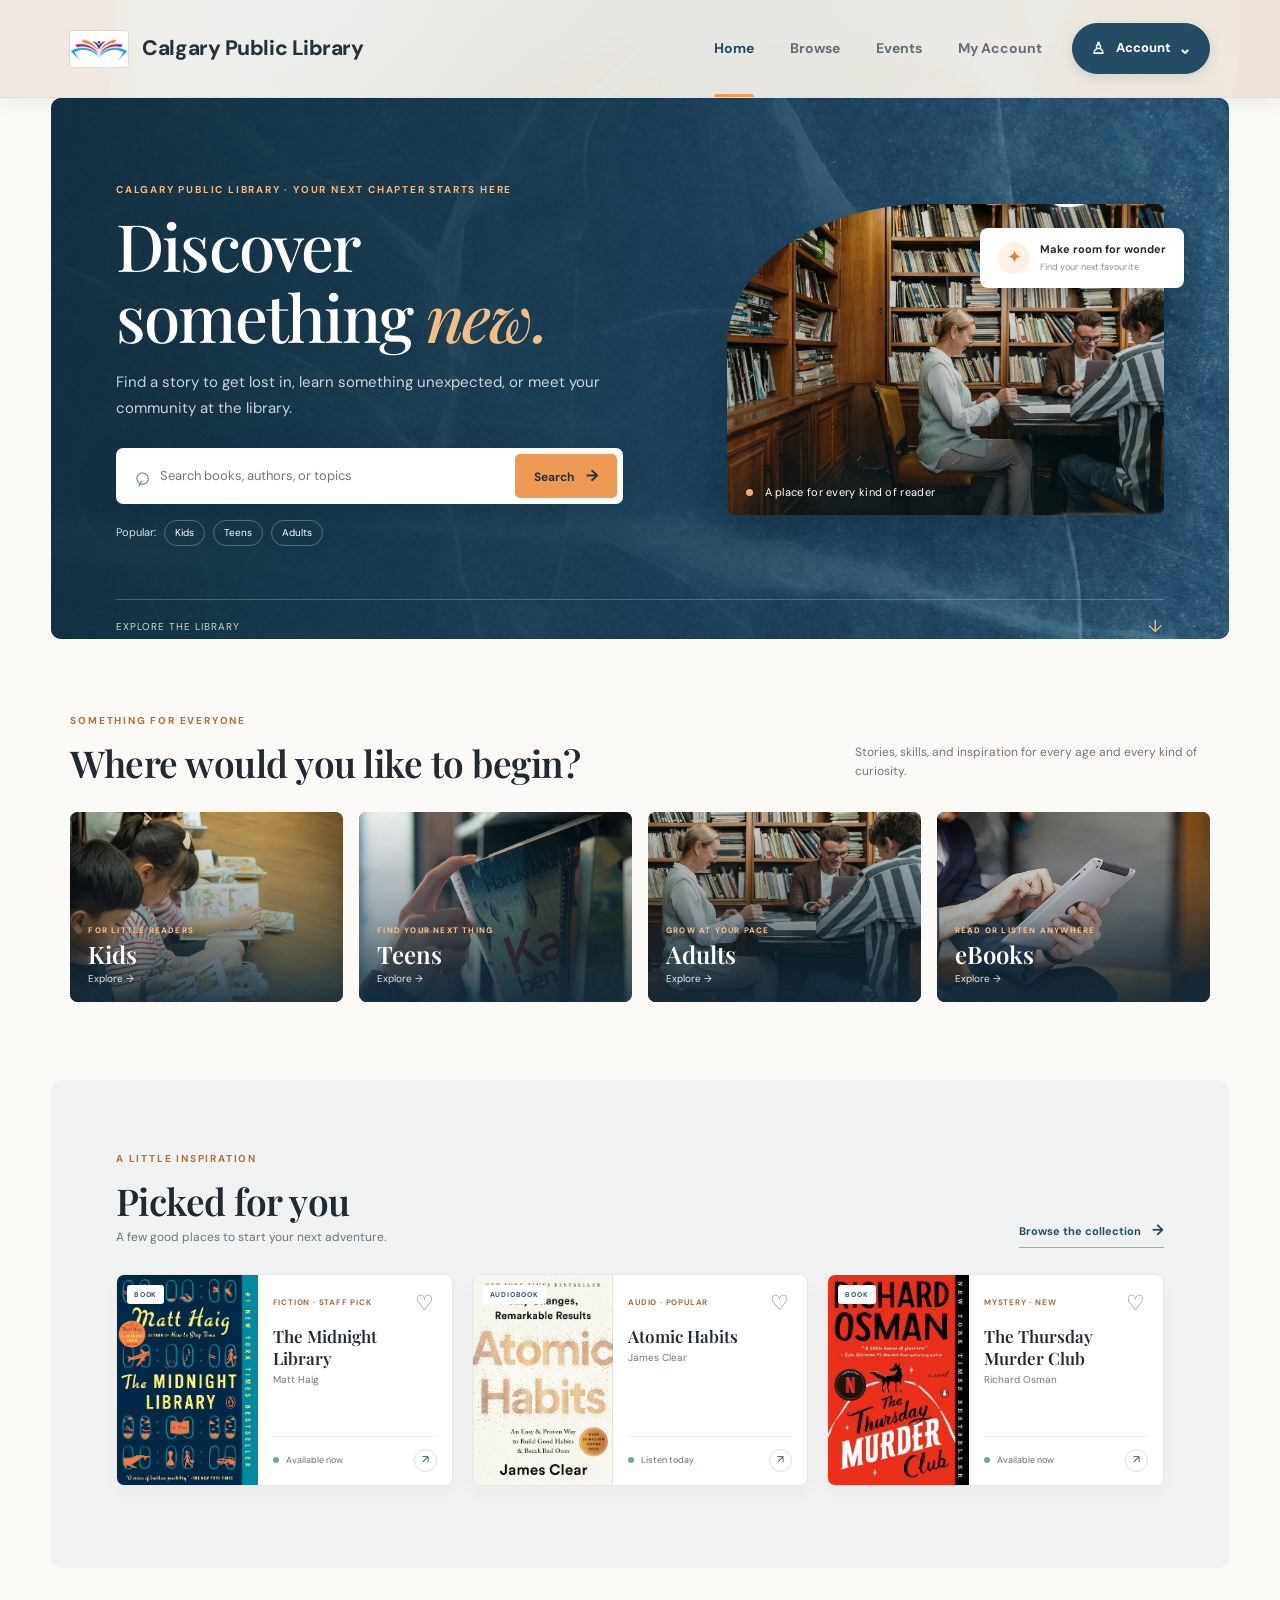
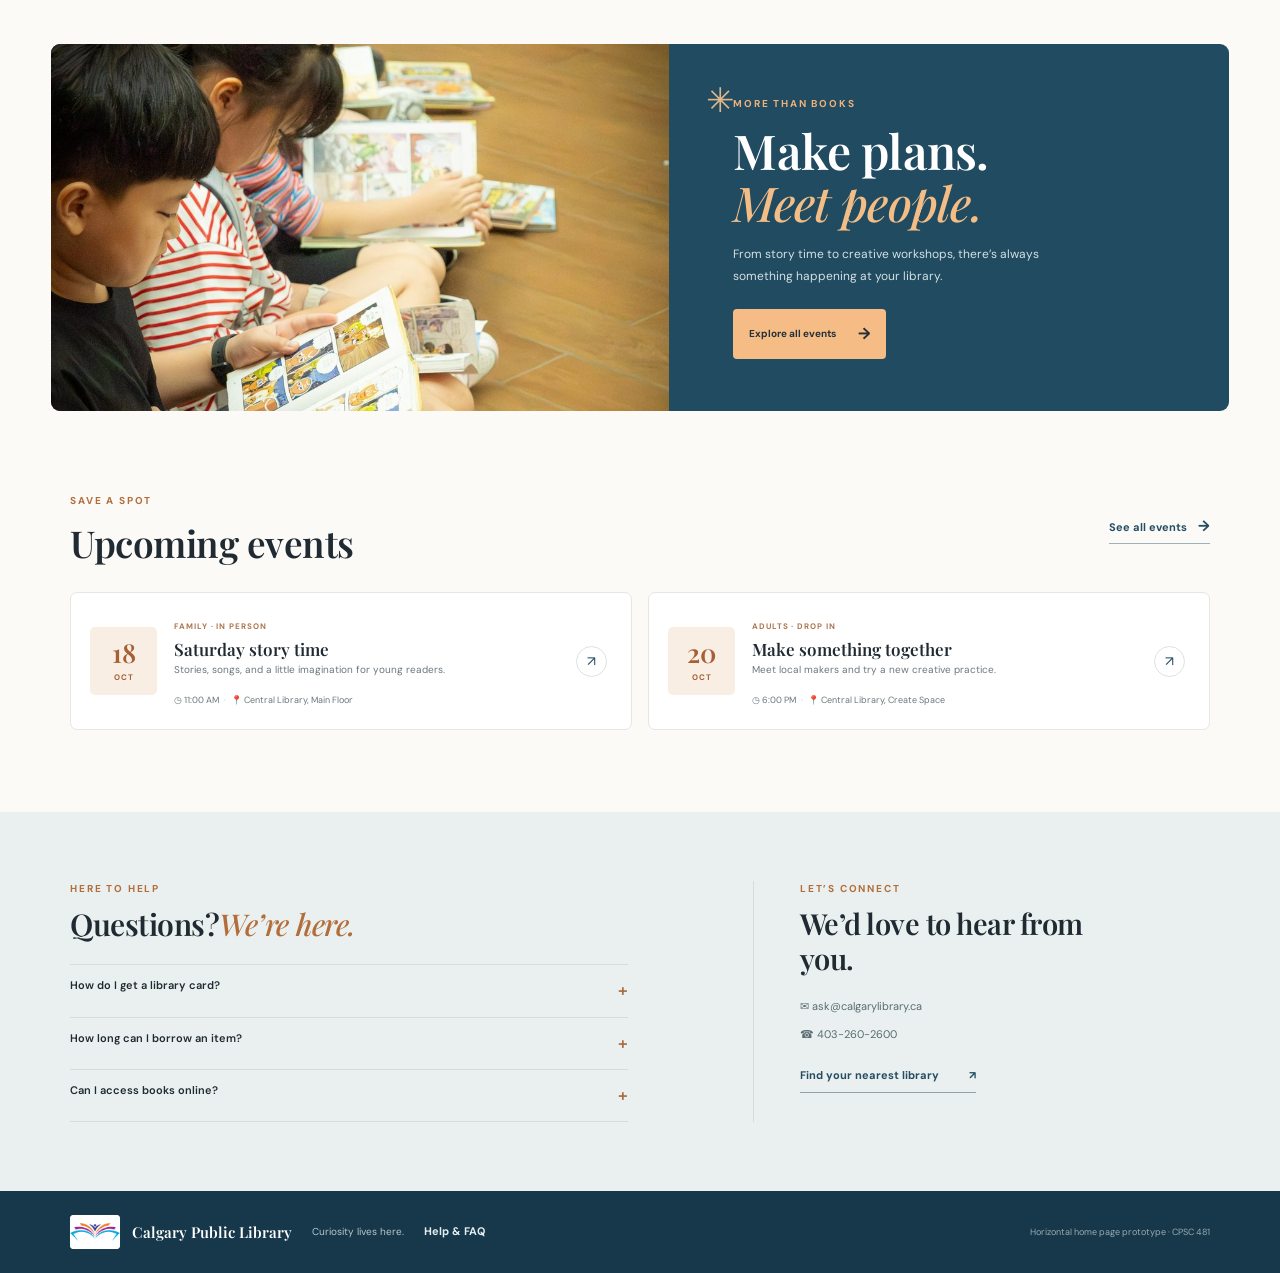
<file: index.html>
<!DOCTYPE html>
<html lang="en">
    <head>
        <meta charset="UTF-8" />
        <meta name="viewport" content="width=device-width, initial-scale=1.0" />
        <meta name="description" content="Discover books, digital resources, and community events at Calgary Public Library." />
        <title>Calgary Public Library | Discover something new</title>
        <link rel="stylesheet" href="style.css" />
    </head>
    <body>
        <header class="site-header">
            <a class="brand" href="#home" aria-label="Calgary Public Library home"><span class="brand-mark"><img src="images/logo.jpg" alt="" class="brand-logo-image" /></span><span class="brand-name">Calgary Public Library</span></a>
            <nav class="navigation" aria-label="Main navigation">
                <a class="active" href="#home">Home</a>
                <a href="Browse.html">Browse</a>
                <a href="Events.html">Events</a>
                <a href="MyAccount.html">My Account</a>
            </nav>
            <details class="account-menu">
            <summary><span class="user-icon" aria-hidden="true">♙</span> Account <span class="account-chevron" aria-hidden="true">⌄</span></summary>
            <div class="account-menu-panel">
                <a href="MyAccount.html">My Account</a>
                <a href="Help.html">Help &amp; FAQ</a>
                <a href="Login.html">Log out</a>
            </div>
        </details>
        </header>
        <main id="home">
            <section class="hero" aria-labelledby="hero-title">
                <div class="hero-inner">
                    <div class="hero-copy">
                        <p class="eyebrow">CALGARY PUBLIC LIBRARY · YOUR NEXT CHAPTER STARTS HERE</p>
                        <h1 id="hero-title">Discover something <em>new.</em></h1>
                        <p class="hero-description">Find a story to get lost in, learn something unexpected, or meet your community at the library.</p>
                        <form class="search-form" action="Browse.html" role="search">
                            <label class="visually-hidden" for="site-search">Search books, authors, or topics</label>
                            <span class="search-icon" aria-hidden="true">⌕</span>
                            <input id="site-search" name="q" type="search" placeholder="Search books, authors, or topics" />
                            <button type="submit">Search <span aria-hidden="true">→</span></button>
                        </form>
                        <div class="popular-searches">
                            <span>Popular:</span>
                            <a href="Browse.html?age=kids">Kids</a>
                            <a href="Browse.html?age=teens">Teens</a>
                            <a href="Browse.html?age=adults">Adults</a>
                        </div>
                    </div>
                    <div class="hero-art">
                        <div class="hero-photo">
                            <img src="images/first%20background.jpg" alt="People reading and working together in a library" />
                        </div>
                        <div class="photo-caption">
                            <span class="caption-dot"></span>
                            A place for every kind of reader
                        </div>
                        <div class="floating-note">
                            <span class="note-icon">✦</span>
                            <span><strong>Make room for wonder</strong><small>Find your next favourite</small></span>
                        </div>
                    </div>
                    <div class="hero-bottom">
                        <span>Explore the library</span>
                        <span class="scroll-mark" aria-hidden="true">↓</span>
                    </div>
                </div>
            </section>
            <section class="discovery content-wrap" id="browse" aria-labelledby="discovery-title">
                <div class="section-intro">
                    <div>
                        <p class="eyebrow">SOMETHING FOR EVERYONE</p>
                        <h2 id="discovery-title">Where would you like to begin?</h2>
                    </div>
                    <p>Stories, skills, and inspiration for every age and every kind of curiosity.</p>
                </div>
                <div class="category-grid">
                    <a class="category-card kids" href="Browse.html?age=kids"><img class="category-photo" src="images/kids.webp" alt="Children sitting on a library floor reading comic books" /><span class="category-shade"></span><span class="category-text"><small>FOR LITTLE READERS</small><strong>Kids</strong><span>Explore →</span></span></a>
                    <a class="category-card teens" href="Browse.html?age=teens"><img class="category-photo" src="images/teens.jpg" alt="A reader pulling a book from a library shelf" /><span class="category-shade"></span><span class="category-text"><small>FIND YOUR NEXT THING</small><strong>Teens</strong><span>Explore →</span></span></a>
                    <a class="category-card adults" href="Browse.html?age=adults"><img class="category-photo" src="images/adults.jpg" alt="Adults working together at a table in a library" /><span class="category-shade"></span><span class="category-text"><small>GROW AT YOUR PACE</small><strong>Adults</strong><span>Explore →</span></span></a>
                    <a class="category-card ebooks" href="Browse.html?format=ebook"><img class="category-photo" src="images/ebook.jpg" alt="Reading from a digital device" /><span class="category-shade"></span><span class="category-text"><small>READ OR LISTEN ANYWHERE</small><strong>eBooks</strong><span>Explore →</span></span></a>
                </div>
            </section>
            <section class="recommendations" aria-labelledby="recommended-title">
                <div class="content-wrap">
                    <div class="section-heading">
                        <div>
                            <p class="eyebrow">A LITTLE INSPIRATION</p>
                            <h2 id="recommended-title">Picked for you</h2>
                            <p class="section-subtitle">A few good places to start your next adventure.</p>
                        </div>
                        <a class="text-link" href="Browse.html">Browse the collection <span aria-hidden="true">→</span></a>
                    </div>
                    <div class="book-grid">
                        <article class="book-card">
                            <div class="book-image book-one">
                                <img class="book-cover-image" src="images/themidnightlib.jpg" alt="Cover of The Midnight Library by Matt Haig" />
                                <span class="format-tag">BOOK</span>
                            </div>
                            <div class="book-info">
                                <div>
                                    <span class="book-type">FICTION · STAFF PICK</span>
                                    <button class="save-button" type="button" data-save-book aria-label="Add The Midnight Library to Saved Books" aria-pressed="false">♡</button>
                                </div>
                                <h3>The Midnight Library</h3>
                                <p>Matt Haig</p>
                                <div class="book-footer">
                                    <span class="availability"><i></i> Available now</span>
                                    <a href="#account" aria-label="View The Midnight Library">↗</a>
                                </div>
                            </div>
                        </article>
                        <article class="book-card">
                            <div class="book-image book-two">
                                <img class="book-cover-image" src="images/atomic%20habbit.jpg" alt="Cover of Atomic Habits by James Clear" />
                                <span class="format-tag">AUDIOBOOK</span>
                            </div>
                            <div class="book-info">
                                <div>
                                    <span class="book-type">AUDIO · POPULAR</span>
                                    <button class="save-button" type="button" data-save-book aria-label="Add Atomic Habits to Saved Books" aria-pressed="false">♡</button>
                                </div>
                                <h3>Atomic Habits</h3>
                                <p>James Clear</p>
                                <div class="book-footer">
                                    <span class="availability"><i></i> Listen today</span>
                                    <a href="#account" aria-label="View Atomic Habits">↗</a>
                                </div>
                            </div>
                        </article>
                        <article class="book-card">
                            <div class="book-image book-three">
                                <img class="book-cover-image" src="images/thursday_murder.jpg" alt="Cover of The Thursday Murder Club by Richard Osman" />
                                <span class="format-tag">BOOK</span>
                            </div>
                            <div class="book-info">
                                <div>
                                    <span class="book-type">MYSTERY · NEW</span>
                                    <button class="save-button" type="button" data-save-book aria-label="Add The Thursday Murder Club to Saved Books" aria-pressed="false">♡</button>
                                </div>
                                <h3>The Thursday Murder Club</h3>
                                <p>Richard Osman</p>
                                <div class="book-footer">
                                    <span class="availability"><i></i> Available now</span>
                                    <a href="#account" aria-label="View The Thursday Murder Club">↗</a>
                                </div>
                            </div>
                        </article>
                    </div>
                </div>
            </section>
            <section class="event-feature" id="events" aria-labelledby="event-feature-title">
                <div class="event-feature-image">
                    <img src="images/events.jpg" alt="Children sitting on a library floor reading books" />
                </div>
                <div class="event-feature-copy">
                    <p class="eyebrow">MORE THAN BOOKS</p>
                    <h2 id="event-feature-title">Make plans.<br /><em>Meet people.</em></h2>
                    <p>From story time to creative workshops, there’s always something happening at your library.</p>
                    <a class="light-button" href="Events.html">Explore all events <span aria-hidden="true">→</span></a>
                </div>
                <span class="event-spark" aria-hidden="true">✳</span>
            </section>
            <section class="upcoming content-wrap" id="upcoming" aria-labelledby="upcoming-title">
                <div class="section-heading">
                    <div>
                        <p class="eyebrow">SAVE A SPOT</p>
                        <h2 id="upcoming-title">Upcoming events</h2>
                    </div>
                    <a class="text-link" href="Events.html">See all events <span aria-hidden="true">→</span></a>
                </div>
                <div class="event-list">
                    <article class="event-card">
                        <div class="event-date">
                            <strong>18</strong>
                            <span>OCT</span>
                        </div>
                        <div class="event-details">
                            <span class="event-kind">FAMILY · IN PERSON</span>
                            <h3>Saturday story time</h3>
                            <p>Stories, songs, and a little imagination for young readers.</p>
                            <span class="event-meta">◷&nbsp;11:00 AM<span>·</span>📍&nbsp;Central Library, Main Floor</span>
                        </div>
                        <a class="round-arrow" href="Events.html" aria-label="View Saturday story time">↗</a>
                    </article>
                    <article class="event-card">
                        <div class="event-date">
                            <strong>20</strong>
                            <span>OCT</span>
                        </div>
                        <div class="event-details">
                            <span class="event-kind">ADULTS · DROP IN</span>
                            <h3>Make something together</h3>
                            <p>Meet local makers and try a new creative practice.</p>
                            <span class="event-meta">◷&nbsp;6:00 PM<span>·</span>📍&nbsp;Central Library, Create Space</span>
                        </div>
                        <a class="round-arrow" href="Events.html" aria-label="View Make something together">↗</a>
                    </article>
                </div>
            </section>
            <section class="help-section" id="account" aria-label="Frequently asked questions and contact information">
                <div class="help-inner">
                    <div class="faq-block">
                        <p class="eyebrow">HERE TO HELP</p>
                        <h2>Questions?<em>We’re here.</em></h2>
                        <details>
                            <summary>How do I get a library card?<span>+</span></summary>
                            <p>Visit any Calgary Public Library location or explore membership options online.</p>
                        </details>
                        <details>
                            <summary>How long can I borrow an item?<span>+</span></summary>
                            <p>Loan periods vary by item. Sign in to your account to see due dates and renew eligible items.</p>
                        </details>
                        <details>
                            <summary>Can I access books online?<span>+</span></summary>
                            <p>Yes. Browse eBooks and audiobooks from the library’s digital collection.</p>
                        </details>
                    </div>
                    <div class="contact-block">
                        <p class="eyebrow">LET’S CONNECT</p>
                        <h2>We’d love to hear from you.</h2>
                        <a href="mailto:ask@calgarylibrary.ca">✉&nbsp;ask@calgarylibrary.ca</a>
                        <a href="tel:+14032602600">☎&nbsp;403-260-2600</a>
                        <a class="location-link" href="https://www.calgarylibrary.ca/locations/">Find your nearest library<span aria-hidden="true">↗</span></a>
                    </div>
                </div>
            </section>
        </main>
        <footer class="site-footer">
            <a class="footer-brand" href="#home"><span class="brand-mark"><img src="images/logo.jpg" alt="" class="brand-logo-image" /></span><span>Calgary Public Library</span></a>
            <span>Curiosity lives here.</span>
            <a class="footer-help-link" href="Help.html">Help &amp; FAQ</a>
            <small>Horizontal home page prototype · CPSC 481</small>
        </footer>
    <script src="js/prototype.js" defer></script>
    <script src="js/books.js" defer></script>
    <script src="js/login.js" defer></script>
    </body>
</html>
</file>
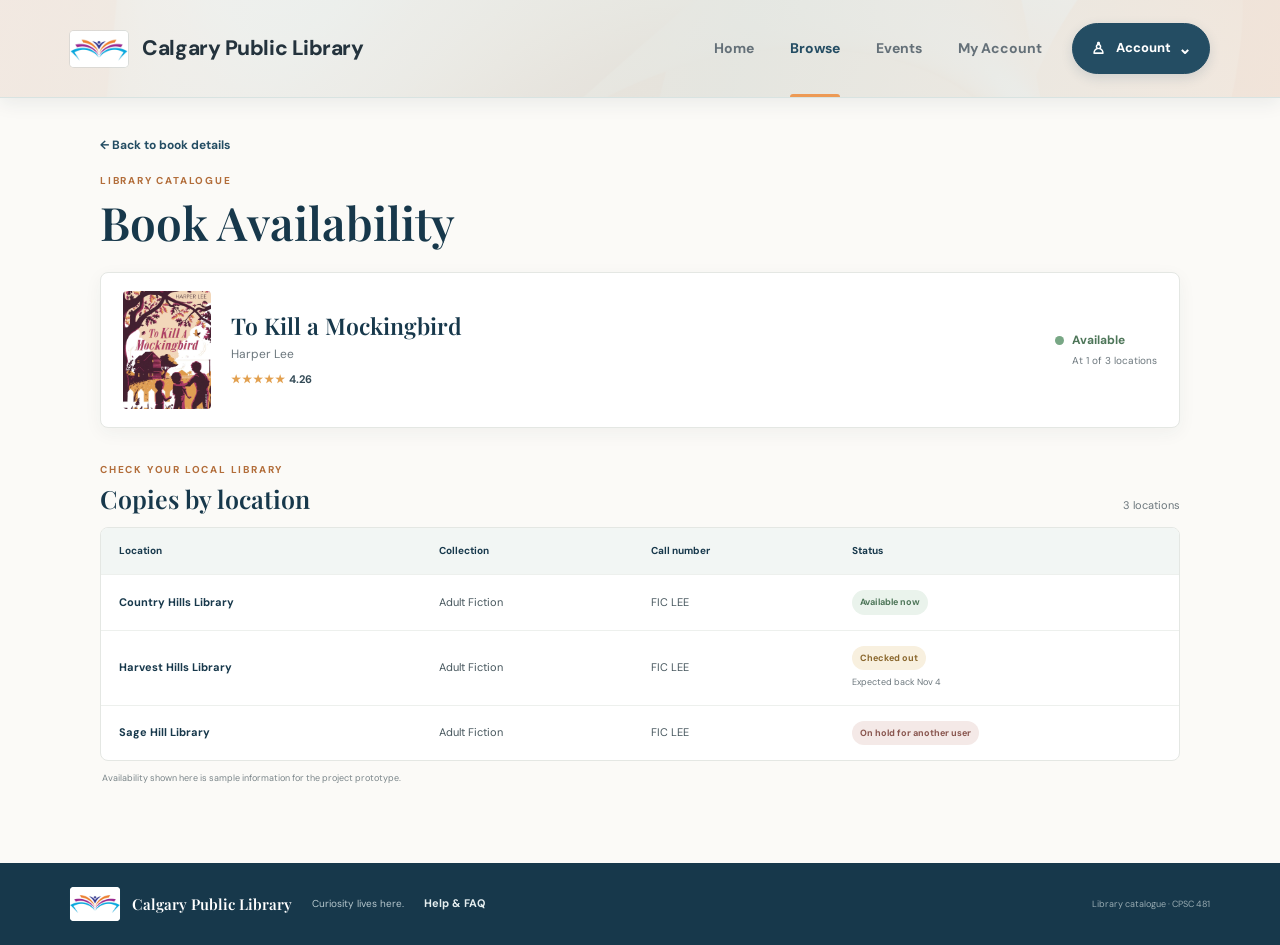
<file: BookAvailability.html>
<!DOCTYPE html>
<html lang="en">
<head>
    <meta charset="UTF-8">
    <meta name="viewport" content="width=device-width, initial-scale=1.0">
    <meta name="description" content="Check To Kill a Mockingbird availability at Calgary Public Library locations.">
    <title>Book Availability | Calgary Public Library</title>
    <link rel="stylesheet" href="style.css">
</head>
<body class="availability-page">
    <header class="site-header">
        <a class="brand" href="index.html" aria-label="Calgary Public Library home">
            <span class="brand-mark"><img src="images/logo.jpg" alt="" class="brand-logo-image"></span>
            <span class="brand-name">Calgary Public Library</span>
        </a>
        <nav class="navigation" aria-label="Main navigation">
            <a href="index.html">Home</a>
            <a class="active" href="Browse.html">Browse</a>
            <a href="Events.html">Events</a>
            <a href="MyAccount.html">My Account</a>
        </nav>
        <details class="account-menu">
            <summary><span class="user-icon" aria-hidden="true">♙</span> Account <span class="account-chevron" aria-hidden="true">⌄</span></summary>
            <div class="account-menu-panel">
                <a href="MyAccount.html">My Account</a>
                <a href="Help.html">Help &amp; FAQ</a>
                <a href="Login.html">Log out</a>
            </div>
        </details>
    </header>

    <main class="availability-main">
        <a class="back-to-results" href="BookDetails.html">← Back to book details</a>
        <p class="eyebrow">LIBRARY CATALOGUE</p>
        <h1>Book Availability</h1>

        <section class="availability-book-card" aria-labelledby="availability-book-title">
            <img src="images/To%20kill%20a%20mockingbird.jpg" alt="Cover of To Kill a Mockingbird by Harper Lee">
            <div class="availability-book-info">
                <h2 id="availability-book-title">To Kill a Mockingbird</h2>
                <p>Harper Lee</p>
                <p class="catalogue-rating" aria-label="Rated 4.26 out of 5 stars"><span aria-hidden="true">★★★★★</span> 4.26</p>
            </div>
            <div class="availability-summary">
                <span class="availability-summary-dot" aria-hidden="true"></span>
                <strong>Available</strong>
                <small>At 1 of 3 locations</small>
            </div>
        </section>

        <section class="branch-availability" aria-labelledby="branch-availability-title">
            <div class="branch-heading">
                <div>
                    <p class="eyebrow">CHECK YOUR LOCAL LIBRARY</p>
                    <h2 id="branch-availability-title">Copies by location</h2>
                </div>
                <span class="branch-count">3 locations</span>
            </div>
            <div class="availability-table-wrap">
                <table class="availability-table">
                    <thead>
                        <tr>
                            <th scope="col">Location</th>
                            <th scope="col">Collection</th>
                            <th scope="col">Call number</th>
                            <th scope="col">Status</th>
                        </tr>
                    </thead>
                    <tbody>
                        <tr>
                            <th scope="row">Country Hills Library</th>
                            <td data-label="Collection">Adult Fiction</td>
                            <td data-label="Call number">FIC LEE</td>
                            <td data-label="Status"><span class="copy-status is-available">Available now</span></td>
                        </tr>
                        <tr>
                            <th scope="row">Harvest Hills Library</th>
                            <td data-label="Collection">Adult Fiction</td>
                            <td data-label="Call number">FIC LEE</td>
                            <td data-label="Status"><span class="copy-status is-checked-out">Checked out</span><small class="status-note">Expected back Nov 4</small></td>
                        </tr>
                        <tr>
                            <th scope="row">Sage Hill Library</th>
                            <td data-label="Collection">Adult Fiction</td>
                            <td data-label="Call number">FIC LEE</td>
                            <td data-label="Status"><span class="copy-status is-on-hold">On hold for another user</span></td>
                        </tr>
                    </tbody>
                </table>
            </div>
            <p class="availability-note">Availability shown here is sample information for the project prototype.</p>
        </section>
    </main>

    <footer class="site-footer">
        <a class="footer-brand" href="index.html">
            <span class="brand-mark"><img src="images/logo.jpg" alt="" class="brand-logo-image"></span>
            <span>Calgary Public Library</span>
        </a>
        <span>Curiosity lives here.</span>
        <a class="footer-help-link" href="Help.html">Help &amp; FAQ</a>
        <small>Library catalogue · CPSC 481</small>
    </footer>
    <script src="js/prototype.js" defer></script>
    <script src="js/books.js" defer></script>
    <script src="js/login.js" defer></script>
</body>
</html>
</file>
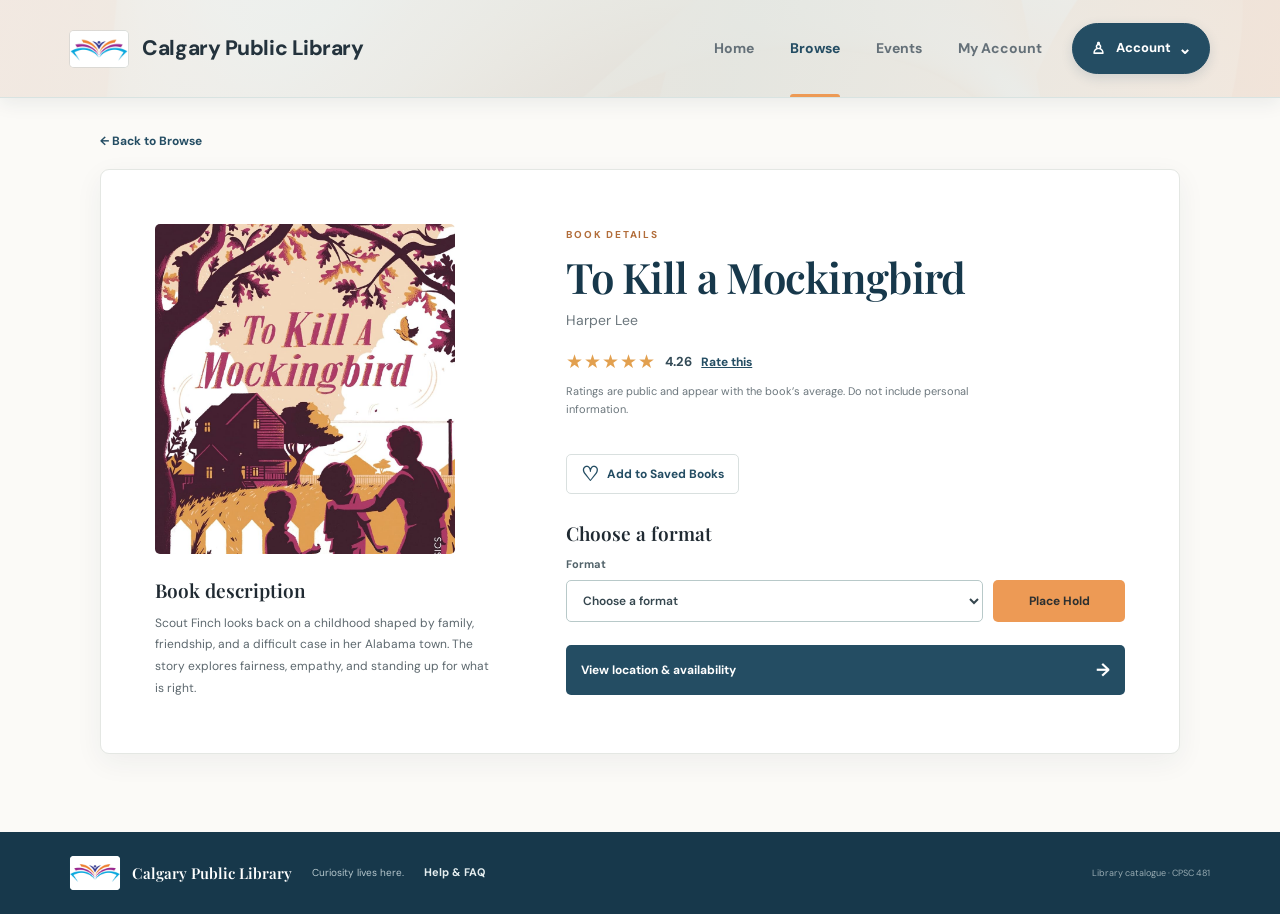
<file: BookDetails.html>
<!DOCTYPE html>
<html lang="en">
<head>
    <meta charset="UTF-8">
    <meta name="viewport" content="width=device-width, initial-scale=1.0">
    <meta name="description" content="Book information, formats, and availability at Calgary Public Library.">
    <title>Book Details | Calgary Public Library</title>
    <link rel="stylesheet" href="style.css">
</head>
<body class="book-details-page">
    <header class="site-header">
        <a class="brand" href="index.html" aria-label="Calgary Public Library home">
            <span class="brand-mark"><img src="images/logo.jpg" alt="" class="brand-logo-image"></span>
            <span class="brand-name">Calgary Public Library</span>
        </a>
        <nav class="navigation" aria-label="Main navigation">
            <a href="index.html">Home</a>
            <a class="active" href="Browse.html">Browse</a>
            <a href="Events.html">Events</a>
            <a href="MyAccount.html">My Account</a>
        </nav>
        <details class="account-menu">
            <summary><span class="user-icon" aria-hidden="true">♙</span> Account <span class="account-chevron" aria-hidden="true">⌄</span></summary>
            <div class="account-menu-panel">
                <a href="MyAccount.html">My Account</a>
                <a href="Help.html">Help &amp; FAQ</a>
                <a href="Login.html">Log out</a>
            </div>
        </details>
    </header>

    <main class="book-details-main">
        <a class="back-to-results" href="Browse.html">← Back to Browse</a>
        <article class="book-detail-card">
            <div class="book-detail-left">
                <div class="book-detail-cover">
                    <img src="images/To%20kill%20a%20mockingbird.jpg" alt="Cover of To Kill a Mockingbird by Harper Lee">
                </div>
                <section class="book-description" aria-labelledby="description-title">
                    <h2 id="description-title">Book description</h2>
                    <p>Scout Finch looks back on a childhood shaped by family, friendship, and a difficult case in her Alabama town. Through Scout’s eyes, the story explores fairness, empathy, and standing up for what is right.</p>
                </section>
            </div>

            <div class="book-detail-info">
                <p class="eyebrow">BOOK DETAILS</p>
                <h1>To Kill a Mockingbird</h1>
                <p class="book-detail-author">Harper Lee</p>

                <div class="book-detail-rating">
                    <span class="detail-stars" aria-label="4.26 out of 5 stars">★★★★★</span>
                    <strong>4.26</strong>
                    <button class="text-action" type="button" data-open-rating>Rate this</button>
                </div>
                <p class="your-rating" data-your-rating hidden></p>
                <p class="rating-privacy">Ratings are public and appear with the book’s average. Do not include personal information.</p>

                <button class="favourite-action" type="button" data-save-book data-book-title="To Kill a Mockingbird" data-book-author="Harper Lee" aria-pressed="false">
                    <span aria-hidden="true">♡</span> Add to Saved Books
                </button>

                <section class="format-options" aria-labelledby="format-title">
                    <h2 id="format-title">Choose a format</h2>
                    <label class="format-select-label" for="book-format">Format</label>
                    <form class="hold-controls" action="PlaceHold.html" method="get">
                        <select id="book-format" name="format" required>
                            <option value="" selected disabled>Choose a format</option>
                            <option value="book">Book</option>
                            <option value="ebook">eBook</option>
                            <option value="audiobook">Audiobook</option>
                        </select>
                        <button class="place-hold-action" type="submit">Place Hold</button>
                    </form>
                </section>

                <a class="availability-action" href="BookAvailability.html">View location &amp; availability <span aria-hidden="true">→</span></a>
            </div>
        </article>
        <dialog class="prototype-dialog" id="rating-dialog" aria-labelledby="rating-dialog-title">
            <form method="dialog" class="dialog-close-form"><button class="dialog-close" aria-label="Close">×</button></form>
            <h2 id="rating-dialog-title">Rate this book</h2>
            <p>Your rating will be public and included in the book’s average rating.</p>
            <form id="rating-form">
                <fieldset class="rating-options">
                    <legend>Choose a rating</legend>
                    <div class="rating-star-row">
                        <label><input type="radio" name="rating" value="1" aria-label="1 out of 5 stars" required><span aria-hidden="true">★</span></label>
                        <label><input type="radio" name="rating" value="2" aria-label="2 out of 5 stars"><span aria-hidden="true">★</span></label>
                        <label><input type="radio" name="rating" value="3" aria-label="3 out of 5 stars"><span aria-hidden="true">★</span></label>
                        <label><input type="radio" name="rating" value="4" aria-label="4 out of 5 stars"><span aria-hidden="true">★</span></label>
                        <label><input type="radio" name="rating" value="5" aria-label="5 out of 5 stars"><span aria-hidden="true">★</span></label>
                    </div>
                    <p class="rating-value-label" data-rating-label aria-hidden="true">Select a rating</p>
                </fieldset>
                <div class="rating-dialog-actions">
                    <button class="place-hold-action" type="submit">Submit rating</button>
                    <button class="secondary-action" type="button" data-remove-rating hidden>Remove my rating</button>
                </div>
                <p class="inline-feedback" id="rating-feedback" aria-live="polite"></p>
            </form>
        </dialog>
    </main>

    <footer class="site-footer">
        <a class="footer-brand" href="index.html">
            <span class="brand-mark"><img src="images/logo.jpg" alt="" class="brand-logo-image"></span>
            <span>Calgary Public Library</span>
        </a>
        <span>Curiosity lives here.</span>
        <a class="footer-help-link" href="Help.html">Help &amp; FAQ</a>
        <small>Library catalogue · CPSC 481</small>
    </footer>
    <script src="js/prototype.js" defer></script>
    <script src="js/books.js" defer></script>
    <script src="js/login.js" defer></script>
</body>
</html>
</file>
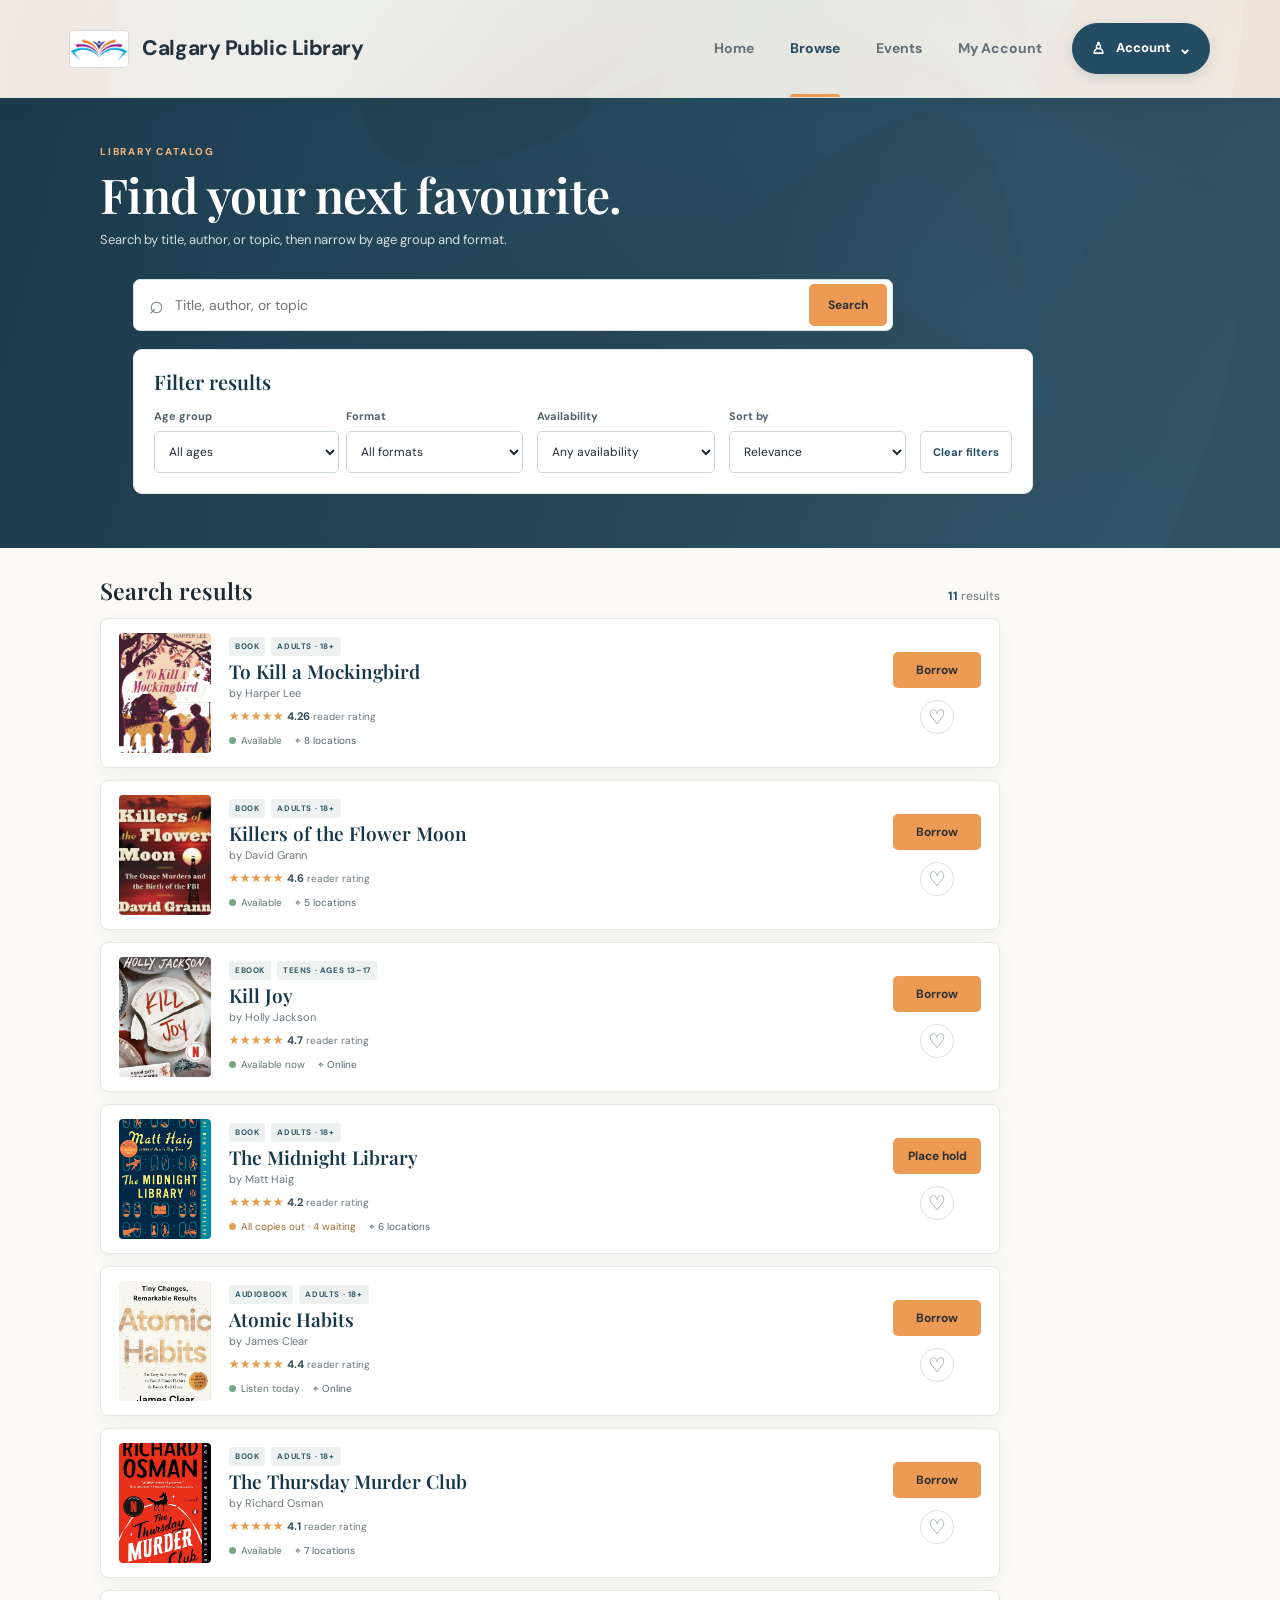
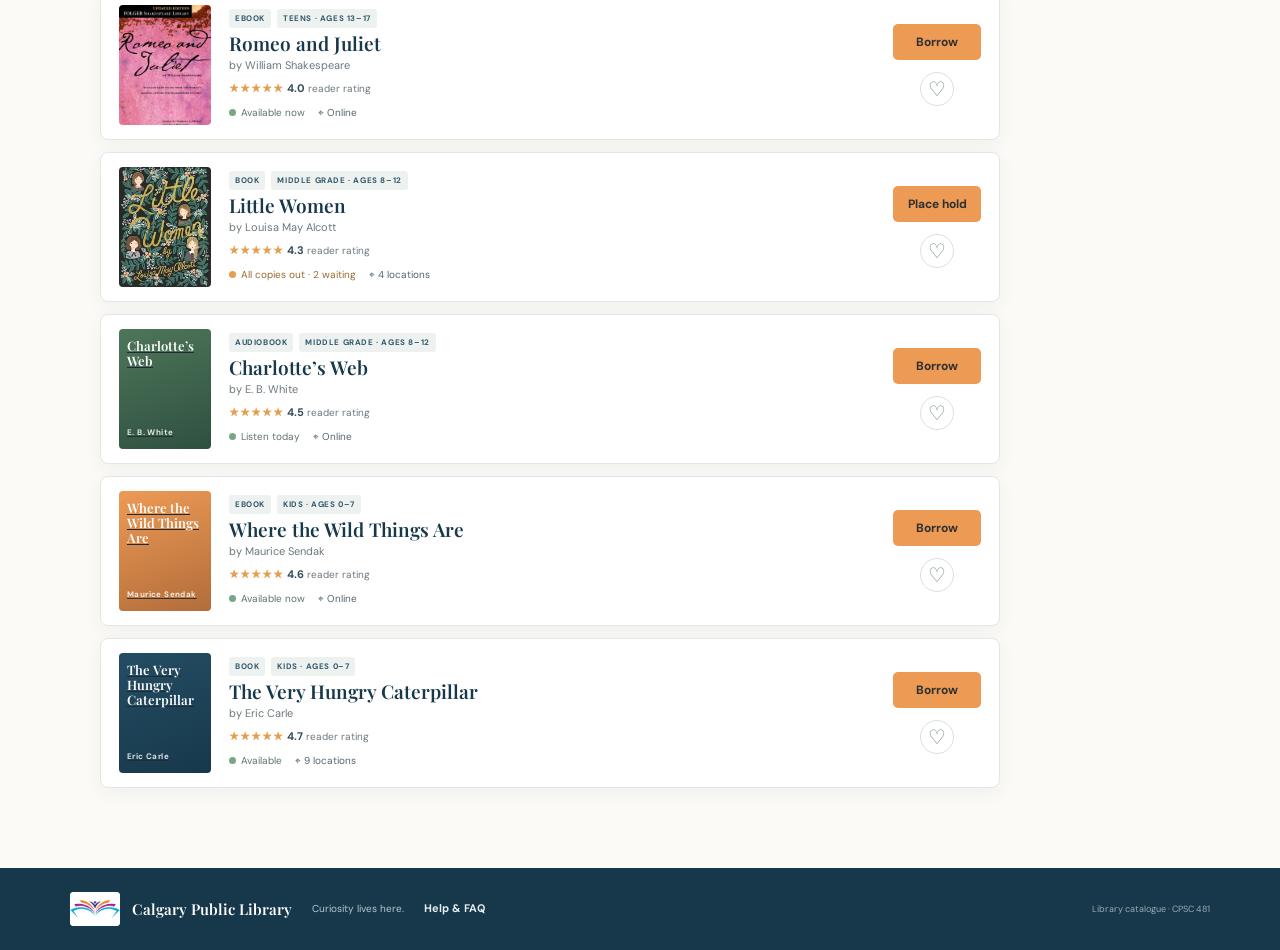
<file: Browse.html>
<!DOCTYPE html>
<html lang="en">
<head>
    <meta charset="UTF-8">
    <meta name="viewport" content="width=device-width, initial-scale=1.0">
    <meta name="description" content="Search and browse books and other items at Calgary Public Library.">
    <title>Browse the Catalogue | Calgary Public Library</title>
    <link rel="stylesheet" href="style.css">
</head>
<body class="browse-page">
    <header class="site-header">
        <a class="brand" href="index.html" aria-label="Calgary Public Library home">
            <span class="brand-mark"><img src="images/logo.jpg" alt="" class="brand-logo-image"></span>
            <span class="brand-name">Calgary Public Library</span>
        </a>
        <nav class="navigation" aria-label="Main navigation">
            <a href="index.html">Home</a>
            <a class="active" href="Browse.html">Browse</a>
            <a href="Events.html">Events</a>
            <a href="MyAccount.html">My Account</a>
        </nav>
        <details class="account-menu">
            <summary><span class="user-icon" aria-hidden="true">♙</span> Account <span class="account-chevron" aria-hidden="true">⌄</span></summary>
            <div class="account-menu-panel">
                <a href="MyAccount.html">My Account</a>
                <a href="Help.html">Help &amp; FAQ</a>
                <a href="Login.html">Log out</a>
            </div>
        </details>
    </header>

    <main class="browse-main">
        <header class="browse-banner" aria-labelledby="browse-title">
            <div class="browse-banner-inner">
                <p class="eyebrow">LIBRARY CATALOG</p>
                <h1 id="browse-title">Find your next favourite.</h1>
                <p class="browse-prompt">Search by title, author, or topic, then narrow by age group and format.</p>
            </div>

            <div class="browse-controls">
                <form class="catalogue-search" action="Browse.html" method="get" role="search">
                    <label class="visually-hidden" for="catalogue-query">Search the library catalogue</label>
                    <span aria-hidden="true">⌕</span>
                    <input id="catalogue-query" name="q" type="search" placeholder="Title, author, or topic">
                    <button type="submit">Search</button>
                </form>

                <section class="catalogue-filter-bar" aria-labelledby="catalogue-filter-title">
                    <h2 id="catalogue-filter-title">Filter results</h2>
                    <label>Age group
                        <select data-catalogue-filter="age">
                            <option value="all">All ages</option>
                            <option value="kids">Kids (ages 0–7)</option>
                            <option value="middle">Middle grade (ages 8–12)</option>
                            <option value="teens">Teens (ages 13–17)</option>
                            <option value="adults">Adults (18+)</option>
                        </select>
                    </label>
                    <label>Format
                        <select data-catalogue-filter="format">
                            <option value="all">All formats</option>
                            <option value="book">Book</option>
                            <option value="ebook">eBook</option>
                            <option value="audiobook">Audiobook</option>
                        </select>
                    </label>
                    <label>Availability
                        <select data-catalogue-filter="availability">
                            <option value="all">Any availability</option>
                            <option value="available">Available now</option>
                            <option value="waitlist">Waitlist (place a hold)</option>
                        </select>
                    </label>
                    <label>Sort by
                        <select data-catalogue-sort>
                            <option value="relevance">Relevance</option>
                            <option value="rating">Highest rated</option>
                            <option value="title">Title A–Z</option>
                        </select>
                    </label>
                    <button class="catalogue-filter-reset" type="button" data-reset-catalogue>Clear filters</button>
                </section>

            </div>
        </header>

        <section class="catalogue" aria-label="Library catalogue search results">
            <div class="results-heading">
                <h2>Search results</h2>
                <p data-catalogue-count aria-live="polite"><strong>11</strong> results</p>
            </div>
            <div class="catalogue-results" id="catalogue-results">
                <article class="catalogue-card" data-age="adults" data-format="book" data-availability="available" data-rating="4.26" data-order="0" data-keywords="to kill a mockingbird harper lee classic fiction">
                    <a class="catalogue-cover" href="BookDetails.html" aria-label="View To Kill a Mockingbird details">
                        <img src="images/To%20kill%20a%20mockingbird.jpg" alt="Cover of To Kill a Mockingbird by Harper Lee">
                    </a>
                    <div class="catalogue-info">
                        <div class="format-labels"><span>BOOK</span><span>ADULTS · 18+</span></div>
                        <h3><a href="BookDetails.html">To Kill a Mockingbird</a></h3>
                        <p class="catalogue-author">by Harper Lee</p>
                        <p class="catalogue-rating" aria-label="Rated 4.26 out of 5 stars"><span aria-hidden="true">★★★★★</span> 4.26 <small>reader rating</small></p>
                        <div class="availability-row">
                            <span class="item-availability"><i></i>Available</span>
                            <a class="location-indicator" href="BookAvailability.html"><span aria-hidden="true">⌖</span> 8 locations</a>
                        </div>
                    </div>
                    <div class="catalogue-actions">
                        <button class="borrow-button" type="button">Borrow</button>
                        <button class="catalogue-favourite" type="button" data-save-book aria-label="Add To Kill a Mockingbird to Saved Books" aria-pressed="false">♡</button>
                    </div>
                </article>

                <article class="catalogue-card" data-age="adults" data-format="book" data-availability="available" data-rating="4.6" data-order="1" data-keywords="killers of the flower moon david grann true crime history">
                    <div class="catalogue-cover">
                        <img src="images/killers-of-the-flower-moon.jpg" alt="Cover of Killers of the Flower Moon by David Grann">
                    </div>
                    <div class="catalogue-info">
                        <div class="format-labels"><span>BOOK</span><span>ADULTS · 18+</span></div>
                        <h3>Killers of the Flower Moon</h3>
                        <p class="catalogue-author">by David Grann</p>
                        <p class="catalogue-rating" aria-label="Rated 4.6 out of 5 stars"><span aria-hidden="true">★★★★★</span> 4.6 <small>reader rating</small></p>
                        <div class="availability-row">
                            <span class="item-availability"><i></i>Available</span>
                            <span class="location-indicator"><span aria-hidden="true">⌖</span> 5 locations</span>
                        </div>
                    </div>
                    <div class="catalogue-actions">
                        <button class="borrow-button" type="button">Borrow</button>
                        <button class="catalogue-favourite" type="button" data-save-book aria-label="Add Killers of the Flower Moon to Saved Books" aria-pressed="false">♡</button>
                    </div>
                </article>

                <article class="catalogue-card" data-age="teens" data-format="ebook" data-availability="available" data-rating="4.7" data-order="2" data-keywords="kill joy holly jackson mystery">
                    <div class="catalogue-cover">
                        <img src="images/kill-joy.jpg" alt="Cover of Kill Joy by Holly Jackson">
                    </div>
                    <div class="catalogue-info">
                        <div class="format-labels"><span>EBOOK</span><span>TEENS · AGES 13–17</span></div>
                        <h3>Kill Joy</h3>
                        <p class="catalogue-author">by Holly Jackson</p>
                        <p class="catalogue-rating" aria-label="Rated 4.7 out of 5 stars"><span aria-hidden="true">★★★★★</span> 4.7 <small>reader rating</small></p>
                        <div class="availability-row">
                            <span class="item-availability"><i></i>Available now</span>
                            <span class="location-indicator"><span aria-hidden="true">⌖</span> Online</span>
                        </div>
                    </div>
                    <div class="catalogue-actions">
                        <button class="borrow-button" type="button">Borrow</button>
                        <button class="catalogue-favourite" type="button" data-save-book aria-label="Add Kill Joy to Saved Books" aria-pressed="false">♡</button>
                    </div>
                </article>

                <article class="catalogue-card" data-age="adults" data-format="book" data-availability="waitlist" data-rating="4.2" data-order="3" data-keywords="the midnight library matt haig fiction fantasy">
                    <div class="catalogue-cover">
                        <img src="images/themidnightlib.jpg" alt="Cover of The Midnight Library by Matt Haig">
                    </div>
                    <div class="catalogue-info">
                        <div class="format-labels"><span>BOOK</span><span>ADULTS · 18+</span></div>
                        <h3>The Midnight Library</h3>
                        <p class="catalogue-author">by Matt Haig</p>
                        <p class="catalogue-rating" aria-label="Rated 4.2 out of 5 stars"><span aria-hidden="true">★★★★★</span> 4.2 <small>reader rating</small></p>
                        <div class="availability-row">
                            <span class="item-availability is-waitlist"><i></i>All copies out · 4 waiting</span>
                            <span class="location-indicator"><span aria-hidden="true">⌖</span> 6 locations</span>
                        </div>
                    </div>
                    <div class="catalogue-actions">
                        <button class="borrow-button" type="button">Place hold</button>
                        <button class="catalogue-favourite" type="button" data-save-book aria-label="Add The Midnight Library to Saved Books" aria-pressed="false">♡</button>
                    </div>
                </article>

                <article class="catalogue-card" data-age="adults" data-format="audiobook" data-availability="available" data-rating="4.4" data-order="4" data-keywords="atomic habits james clear self-help nonfiction">
                    <div class="catalogue-cover">
                        <img src="images/atomic%20habbit.jpg" alt="Cover of Atomic Habits by James Clear">
                    </div>
                    <div class="catalogue-info">
                        <div class="format-labels"><span>AUDIOBOOK</span><span>ADULTS · 18+</span></div>
                        <h3>Atomic Habits</h3>
                        <p class="catalogue-author">by James Clear</p>
                        <p class="catalogue-rating" aria-label="Rated 4.4 out of 5 stars"><span aria-hidden="true">★★★★★</span> 4.4 <small>reader rating</small></p>
                        <div class="availability-row">
                            <span class="item-availability"><i></i>Listen today</span>
                            <span class="location-indicator"><span aria-hidden="true">⌖</span> Online</span>
                        </div>
                    </div>
                    <div class="catalogue-actions">
                        <button class="borrow-button" type="button">Borrow</button>
                        <button class="catalogue-favourite" type="button" data-save-book aria-label="Add Atomic Habits to Saved Books" aria-pressed="false">♡</button>
                    </div>
                </article>

                <article class="catalogue-card" data-age="adults" data-format="book" data-availability="available" data-rating="4.1" data-order="5" data-keywords="the thursday murder club richard osman mystery">
                    <div class="catalogue-cover">
                        <img src="images/thursday_murder.jpg" alt="Cover of The Thursday Murder Club by Richard Osman">
                    </div>
                    <div class="catalogue-info">
                        <div class="format-labels"><span>BOOK</span><span>ADULTS · 18+</span></div>
                        <h3>The Thursday Murder Club</h3>
                        <p class="catalogue-author">by Richard Osman</p>
                        <p class="catalogue-rating" aria-label="Rated 4.1 out of 5 stars"><span aria-hidden="true">★★★★★</span> 4.1 <small>reader rating</small></p>
                        <div class="availability-row">
                            <span class="item-availability"><i></i>Available</span>
                            <span class="location-indicator"><span aria-hidden="true">⌖</span> 7 locations</span>
                        </div>
                    </div>
                    <div class="catalogue-actions">
                        <button class="borrow-button" type="button">Borrow</button>
                        <button class="catalogue-favourite" type="button" data-save-book aria-label="Add The Thursday Murder Club to Saved Books" aria-pressed="false">♡</button>
                    </div>
                </article>

                <article class="catalogue-card" data-age="teens" data-format="ebook" data-availability="available" data-rating="4.0" data-order="6" data-keywords="romeo and juliet william shakespeare classic play drama">
                    <div class="catalogue-cover">
                        <img src="images/romeo%26juliet.jpg" alt="Cover of Romeo and Juliet by William Shakespeare">
                    </div>
                    <div class="catalogue-info">
                        <div class="format-labels"><span>EBOOK</span><span>TEENS · AGES 13–17</span></div>
                        <h3>Romeo and Juliet</h3>
                        <p class="catalogue-author">by William Shakespeare</p>
                        <p class="catalogue-rating" aria-label="Rated 4.0 out of 5 stars"><span aria-hidden="true">★★★★★</span> 4.0 <small>reader rating</small></p>
                        <div class="availability-row">
                            <span class="item-availability"><i></i>Available now</span>
                            <span class="location-indicator"><span aria-hidden="true">⌖</span> Online</span>
                        </div>
                    </div>
                    <div class="catalogue-actions">
                        <button class="borrow-button" type="button">Borrow</button>
                        <button class="catalogue-favourite" type="button" data-save-book aria-label="Add Romeo and Juliet to Saved Books" aria-pressed="false">♡</button>
                    </div>
                </article>

                <article class="catalogue-card" data-age="middle" data-format="book" data-availability="waitlist" data-rating="4.3" data-order="7" data-keywords="little women louisa may alcott classic fiction">
                    <div class="catalogue-cover">
                        <img src="images/LittleWomen.jpg" alt="Cover of Little Women by Louisa May Alcott">
                    </div>
                    <div class="catalogue-info">
                        <div class="format-labels"><span>BOOK</span><span>MIDDLE GRADE · AGES 8–12</span></div>
                        <h3>Little Women</h3>
                        <p class="catalogue-author">by Louisa May Alcott</p>
                        <p class="catalogue-rating" aria-label="Rated 4.3 out of 5 stars"><span aria-hidden="true">★★★★★</span> 4.3 <small>reader rating</small></p>
                        <div class="availability-row">
                            <span class="item-availability is-waitlist"><i></i>All copies out · 2 waiting</span>
                            <span class="location-indicator"><span aria-hidden="true">⌖</span> 4 locations</span>
                        </div>
                    </div>
                    <div class="catalogue-actions">
                        <button class="borrow-button" type="button">Place hold</button>
                        <button class="catalogue-favourite" type="button" data-save-book aria-label="Add Little Women to Saved Books" aria-pressed="false">♡</button>
                    </div>
                </article>

                <article class="catalogue-card" data-age="middle" data-format="audiobook" data-availability="available" data-rating="4.5" data-order="8" data-keywords="charlotte’s web e. b. white animals classic charlottes web">
                    <div class="catalogue-cover">
                        <span class="generated-cover cover-green" role="img" aria-label="Cover of Charlotte’s Web by E. B. White"><strong>Charlotte’s Web</strong><small>E. B. White</small></span>
                    </div>
                    <div class="catalogue-info">
                        <div class="format-labels"><span>AUDIOBOOK</span><span>MIDDLE GRADE · AGES 8–12</span></div>
                        <h3>Charlotte’s Web</h3>
                        <p class="catalogue-author">by E. B. White</p>
                        <p class="catalogue-rating" aria-label="Rated 4.5 out of 5 stars"><span aria-hidden="true">★★★★★</span> 4.5 <small>reader rating</small></p>
                        <div class="availability-row">
                            <span class="item-availability"><i></i>Listen today</span>
                            <span class="location-indicator"><span aria-hidden="true">⌖</span> Online</span>
                        </div>
                    </div>
                    <div class="catalogue-actions">
                        <button class="borrow-button" type="button">Borrow</button>
                        <button class="catalogue-favourite" type="button" data-save-book aria-label="Add Charlotte’s Web to Saved Books" aria-pressed="false">♡</button>
                    </div>
                </article>

                <article class="catalogue-card" data-age="kids" data-format="ebook" data-availability="available" data-rating="4.6" data-order="9" data-keywords="where the wild things are maurice sendak picture book">
                    <div class="catalogue-cover">
                        <span class="generated-cover cover-orange" role="img" aria-label="Cover of Where the Wild Things Are by Maurice Sendak"><strong>Where the Wild Things Are</strong><small>Maurice Sendak</small></span>
                    </div>
                    <div class="catalogue-info">
                        <div class="format-labels"><span>EBOOK</span><span>KIDS · AGES 0–7</span></div>
                        <h3>Where the Wild Things Are</h3>
                        <p class="catalogue-author">by Maurice Sendak</p>
                        <p class="catalogue-rating" aria-label="Rated 4.6 out of 5 stars"><span aria-hidden="true">★★★★★</span> 4.6 <small>reader rating</small></p>
                        <div class="availability-row">
                            <span class="item-availability"><i></i>Available now</span>
                            <span class="location-indicator"><span aria-hidden="true">⌖</span> Online</span>
                        </div>
                    </div>
                    <div class="catalogue-actions">
                        <button class="borrow-button" type="button">Borrow</button>
                        <button class="catalogue-favourite" type="button" data-save-book aria-label="Add Where the Wild Things Are to Saved Books" aria-pressed="false">♡</button>
                    </div>
                </article>

                <article class="catalogue-card" data-age="kids" data-format="book" data-availability="available" data-rating="4.7" data-order="10" data-keywords="the very hungry caterpillar eric carle picture book board book">
                    <div class="catalogue-cover">
                        <span class="generated-cover cover-blue" role="img" aria-label="Cover of The Very Hungry Caterpillar by Eric Carle"><strong>The Very Hungry Caterpillar</strong><small>Eric Carle</small></span>
                    </div>
                    <div class="catalogue-info">
                        <div class="format-labels"><span>BOOK</span><span>KIDS · AGES 0–7</span></div>
                        <h3>The Very Hungry Caterpillar</h3>
                        <p class="catalogue-author">by Eric Carle</p>
                        <p class="catalogue-rating" aria-label="Rated 4.7 out of 5 stars"><span aria-hidden="true">★★★★★</span> 4.7 <small>reader rating</small></p>
                        <div class="availability-row">
                            <span class="item-availability"><i></i>Available</span>
                            <span class="location-indicator"><span aria-hidden="true">⌖</span> 9 locations</span>
                        </div>
                    </div>
                    <div class="catalogue-actions">
                        <button class="borrow-button" type="button">Borrow</button>
                        <button class="catalogue-favourite" type="button" data-save-book aria-label="Add The Very Hungry Caterpillar to Saved Books" aria-pressed="false">♡</button>
                    </div>
                </article>
            </div>
            <div class="catalogue-empty" data-catalogue-empty hidden>
                <p><strong>No books match these filters.</strong> Try another age group or format, or clear the filters.</p>
                <button class="catalogue-filter-reset" type="button" data-reset-catalogue>Clear filters</button>
            </div>
        </section>
    </main>

    <footer class="site-footer">
        <a class="footer-brand" href="index.html">
            <span class="brand-mark"><img src="images/logo.jpg" alt="" class="brand-logo-image"></span>
            <span>Calgary Public Library</span>
        </a>
        <span>Curiosity lives here.</span>
        <a class="footer-help-link" href="Help.html">Help &amp; FAQ</a>
        <small>Library catalogue · CPSC 481</small>
    </footer>
    <script src="js/prototype.js" defer></script>
    <script src="js/books.js" defer></script>
    <script src="js/browse.js" defer></script>
    <script src="js/login.js" defer></script>
</body>
</html>
</file>
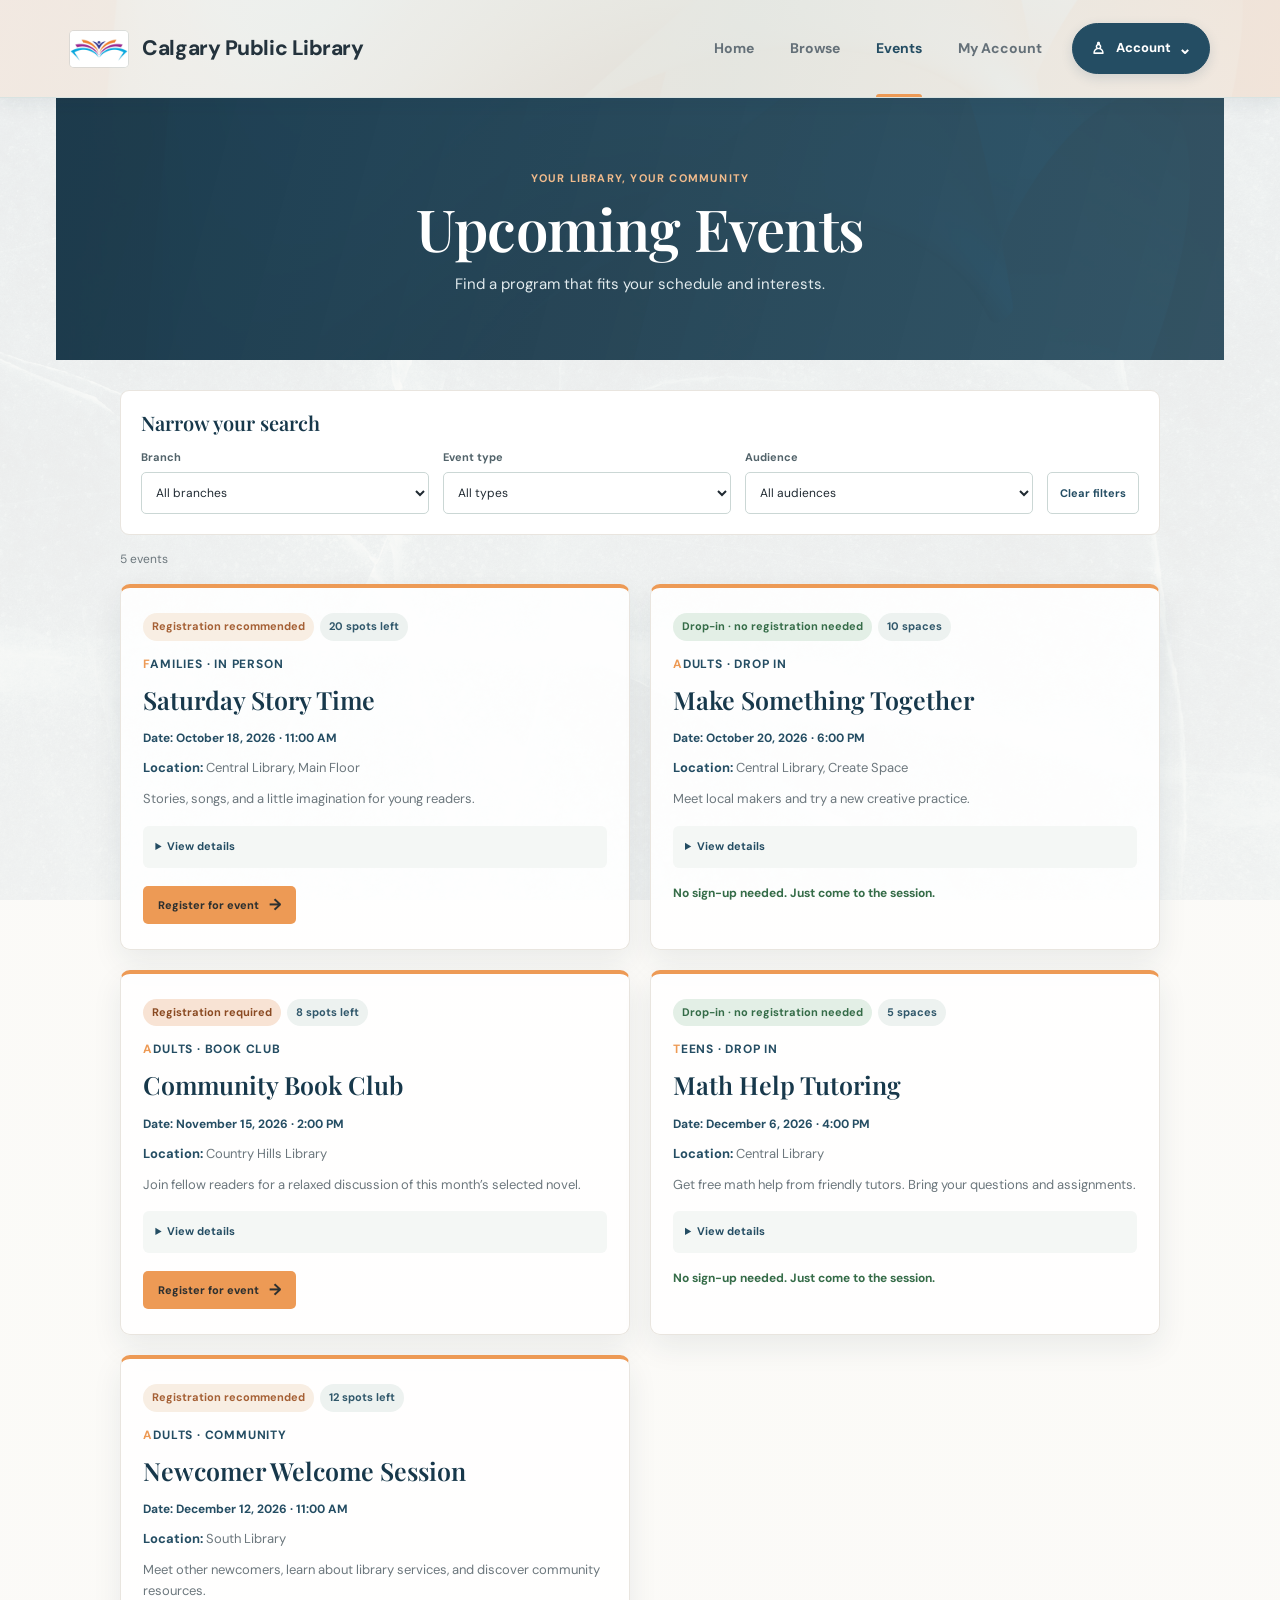
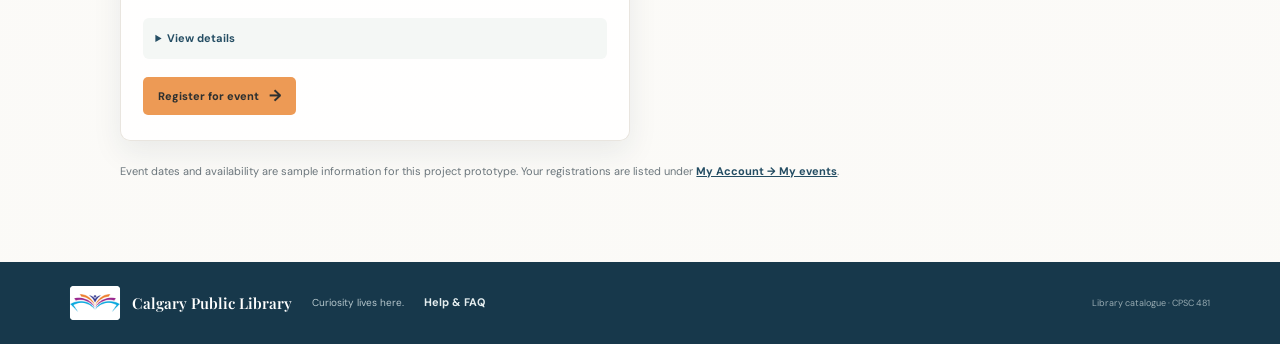
<file: Events.html>
<!DOCTYPE html>
<html lang="en">
<head>
    <meta charset="UTF-8">
    <meta name="viewport" content="width=device-width, initial-scale=1.0">
    <meta name="description" content="Find library events by location, event type, and audience.">
    <title>Upcoming Events | Calgary Public Library</title>
    <link rel="stylesheet" href="style.css">
    <script src="js/prototype.js" defer></script>
    <script src="js/events.js" defer></script>
    <script src="js/login.js" defer></script>
</head>
<body class="events-page">
    <header class="site-header">
        <a class="brand" href="index.html" aria-label="Calgary Public Library home"><span class="brand-mark"><img src="images/logo.jpg" alt="" class="brand-logo-image"></span><span class="brand-name">Calgary Public Library</span></a>
        <nav class="navigation" aria-label="Main navigation"><a href="index.html">Home</a><a href="Browse.html">Browse</a><a class="active" href="Events.html">Events</a><a href="MyAccount.html">My Account</a></nav>
        <details class="account-menu"><summary><span class="user-icon" aria-hidden="true">♙</span> Account <span class="account-chevron" aria-hidden="true">⌄</span></summary><div class="account-menu-panel"><a href="MyAccount.html">My Account</a><a href="Help.html">Help &amp; FAQ</a><a href="Login.html">Log out</a></div></details>
    </header>
    <main class="events-main">
        <header class="events-banner"><p class="eyebrow">YOUR LIBRARY, YOUR COMMUNITY</p><h1>Upcoming Events</h1><p>Find a program that fits your schedule and interests.</p></header>
        <section class="event-filters" aria-labelledby="event-filter-title">
            <h2 id="event-filter-title">Narrow your search</h2>
            <label>Branch
                <select data-event-filter="branch"><option value="all">All branches</option><option>Central Library</option><option>Country Hills Library</option><option>South Library</option></select>
            </label>
            <label>Event type
                <select data-event-filter="type"><option value="all">All types</option><option value="Book club">Book club</option><option value="Tutoring">Tutoring</option><option value="Welcome session">Welcome session</option><option value="Story time">Story time</option><option value="Creative workshop">Creative workshop</option></select>
            </label>
            <label>Audience
                <select data-event-filter="audience"><option value="all">All audiences</option><option value="Adults">Adults</option><option value="Teens">Teens</option><option value="Families">Families</option></select>
            </label>
            <button class="event-filter-reset" type="button" data-reset-events>Clear filters</button>
        </section>
        <p class="event-result-count" data-event-count aria-live="polite">5 events</p>
        <div class="event-listing-grid" id="event-list">
            <article class="event" data-event-id="story-time" data-branch="Central Library" data-type="Story time" data-audience="Families" data-registration="recommended" data-spots="20" data-date="October 18, 2026" data-time="11:00 AM" data-location="Central Library, Main Floor">
                <ul class="event-tags" aria-label="Key facts">
                    <li class="event-tag is-recommended">Registration recommended</li>
                    <li class="event-tag is-spots" data-spots-left>20 spots left</li>
                </ul>
                <p class="event-kind">FAMILIES · IN PERSON</p><h2>Saturday Story Time</h2>
                <p><strong>Date:</strong> October 18, 2026 · 11:00 AM</p><p><strong>Location:</strong> Central Library, Main Floor</p>
                <p>Stories, songs, and a little imagination for young readers.</p>
                <details class="event-requirements"><summary>View details</summary><p>Registration is recommended so we can plan seating. Designed for young readers and their families.</p></details>
                <p class="event-card-status" data-event-status aria-live="polite"></p>
                <div class="event-actions">
                    <button class="event-register" type="button" data-register-event>Register for event <span aria-hidden="true">→</span></button>
                    <button class="text-action" type="button" data-cancel-event hidden>Cancel registration</button>
                </div>
            </article>
            <article class="event" data-event-id="make-together" data-branch="Central Library" data-type="Creative workshop" data-audience="Adults" data-registration="dropin" data-spots="10" data-date="October 20, 2026" data-time="6:00 PM" data-location="Central Library, Create Space">
                <ul class="event-tags" aria-label="Key facts">
                    <li class="event-tag is-dropin">Drop-in · no registration needed</li>
                    <li class="event-tag is-spots" data-spots-left>10 spaces</li>
                </ul>
                <p class="event-kind">ADULTS · DROP IN</p><h2>Make Something Together</h2>
                <p><strong>Date:</strong> October 20, 2026 · 6:00 PM</p><p><strong>Location:</strong> Central Library, Create Space</p>
                <p>Meet local makers and try a new creative practice.</p>
                <details class="event-requirements"><summary>View details</summary><p>Drop in any time during the session; registration is not required. Materials are provided. Spaces are first come, first served.</p></details>
                <p class="event-dropin-note">No sign-up needed. Just come to the session.</p>
            </article>
            <article class="event" data-event-id="book-club" data-branch="Country Hills Library" data-type="Book club" data-audience="Adults" data-registration="required" data-spots="8" data-date="November 15, 2026" data-time="2:00 PM" data-location="Country Hills Library">
                <ul class="event-tags" aria-label="Key facts">
                    <li class="event-tag is-required">Registration required</li>
                    <li class="event-tag is-spots" data-spots-left>8 spots left</li>
                </ul>
                <p class="event-kind">ADULTS · BOOK CLUB</p><h2>Community Book Club</h2>
                <p><strong>Date:</strong> November 15, 2026 · 2:00 PM</p><p><strong>Location:</strong> Country Hills Library</p>
                <p>Join fellow readers for a relaxed discussion of this month’s selected novel.</p>
                <details class="event-requirements"><summary>View details</summary><p>Registration is required. Open to adults; the book-club title is available to borrow or place on hold.</p></details>
                <p class="event-card-status" data-event-status aria-live="polite"></p>
                <div class="event-actions">
                    <button class="event-register" type="button" data-register-event>Register for event <span aria-hidden="true">→</span></button>
                    <button class="text-action" type="button" data-cancel-event hidden>Cancel registration</button>
                </div>
            </article>
            <article class="event" data-event-id="math-help" data-branch="Central Library" data-type="Tutoring" data-audience="Teens" data-registration="dropin" data-spots="5" data-date="December 6, 2026" data-time="4:00 PM" data-location="Central Library">
                <ul class="event-tags" aria-label="Key facts">
                    <li class="event-tag is-dropin">Drop-in · no registration needed</li>
                    <li class="event-tag is-spots" data-spots-left>5 spaces</li>
                </ul>
                <p class="event-kind">TEENS · DROP IN</p><h2>Math Help Tutoring</h2>
                <p><strong>Date:</strong> December 6, 2026 · 4:00 PM</p><p><strong>Location:</strong> Central Library</p>
                <p>Get free math help from friendly tutors. Bring your questions and assignments.</p>
                <details class="event-requirements"><summary>View details</summary><p>Drop in; registration is not required. Designed for teens. Bring your current homework or study questions.</p></details>
                <p class="event-dropin-note">No sign-up needed. Just come to the session.</p>
            </article>
            <article class="event" data-event-id="newcomer-welcome" data-branch="South Library" data-type="Welcome session" data-audience="Families" data-registration="recommended" data-spots="12" data-date="December 12, 2026" data-time="11:00 AM" data-location="South Library">
                <ul class="event-tags" aria-label="Key facts">
                    <li class="event-tag is-recommended">Registration recommended</li>
                    <li class="event-tag is-spots" data-spots-left>12 spots left</li>
                </ul>
                <p class="event-kind">ADULTS · COMMUNITY</p><h2>Newcomer Welcome Session</h2>
                <p><strong>Date:</strong> December 12, 2026 · 11:00 AM</p><p><strong>Location:</strong> South Library</p>
                <p>Meet other newcomers, learn about library services, and discover community resources.</p>
                <details class="event-requirements"><summary>View details</summary><p>Registration is recommended. Open to newcomers and their families; no library card is needed to attend.</p></details>
                <p class="event-card-status" data-event-status aria-live="polite"></p>
                <div class="event-actions">
                    <button class="event-register" type="button" data-register-event>Register for event <span aria-hidden="true">→</span></button>
                    <button class="text-action" type="button" data-cancel-event hidden>Cancel registration</button>
                </div>
            </article>
        </div>
        <p class="event-prototype-note">Event dates and availability are sample information for this project prototype. Your registrations are listed under <a href="MyAccount.html#events-title">My Account → My events</a>.</p>
        <dialog class="prototype-dialog" id="event-dialog" aria-labelledby="event-dialog-title">
            <form method="dialog" class="dialog-close-form"><button class="dialog-close" aria-label="Close">×</button></form>
            <h2 id="event-dialog-title">Confirm registration</h2>
            <p>Please check the event details before you register.</p>
            <dl class="event-confirm-list">
                <div><dt>Event</dt><dd data-confirm-field="title"></dd></div>
                <div><dt>Date</dt><dd data-confirm-field="date"></dd></div>
                <div><dt>Time</dt><dd data-confirm-field="time"></dd></div>
                <div><dt>Location</dt><dd data-confirm-field="location"></dd></div>
            </dl>
            <p>You can cancel later from this page or from My Account.</p>
            <form method="dialog" class="dialog-actions"><button class="secondary-action" value="cancel">Go back</button><button class="place-hold-action" value="confirm">Confirm registration</button></form>
        </dialog>
    </main>
    <footer class="site-footer"><a class="footer-brand" href="index.html"><span class="brand-mark"><img src="images/logo.jpg" alt="" class="brand-logo-image"></span><span>Calgary Public Library</span></a><span>Curiosity lives here.</span><a class="footer-help-link" href="Help.html">Help &amp; FAQ</a><small>Library catalogue · CPSC 481</small></footer>
</body>
</html>
</file>
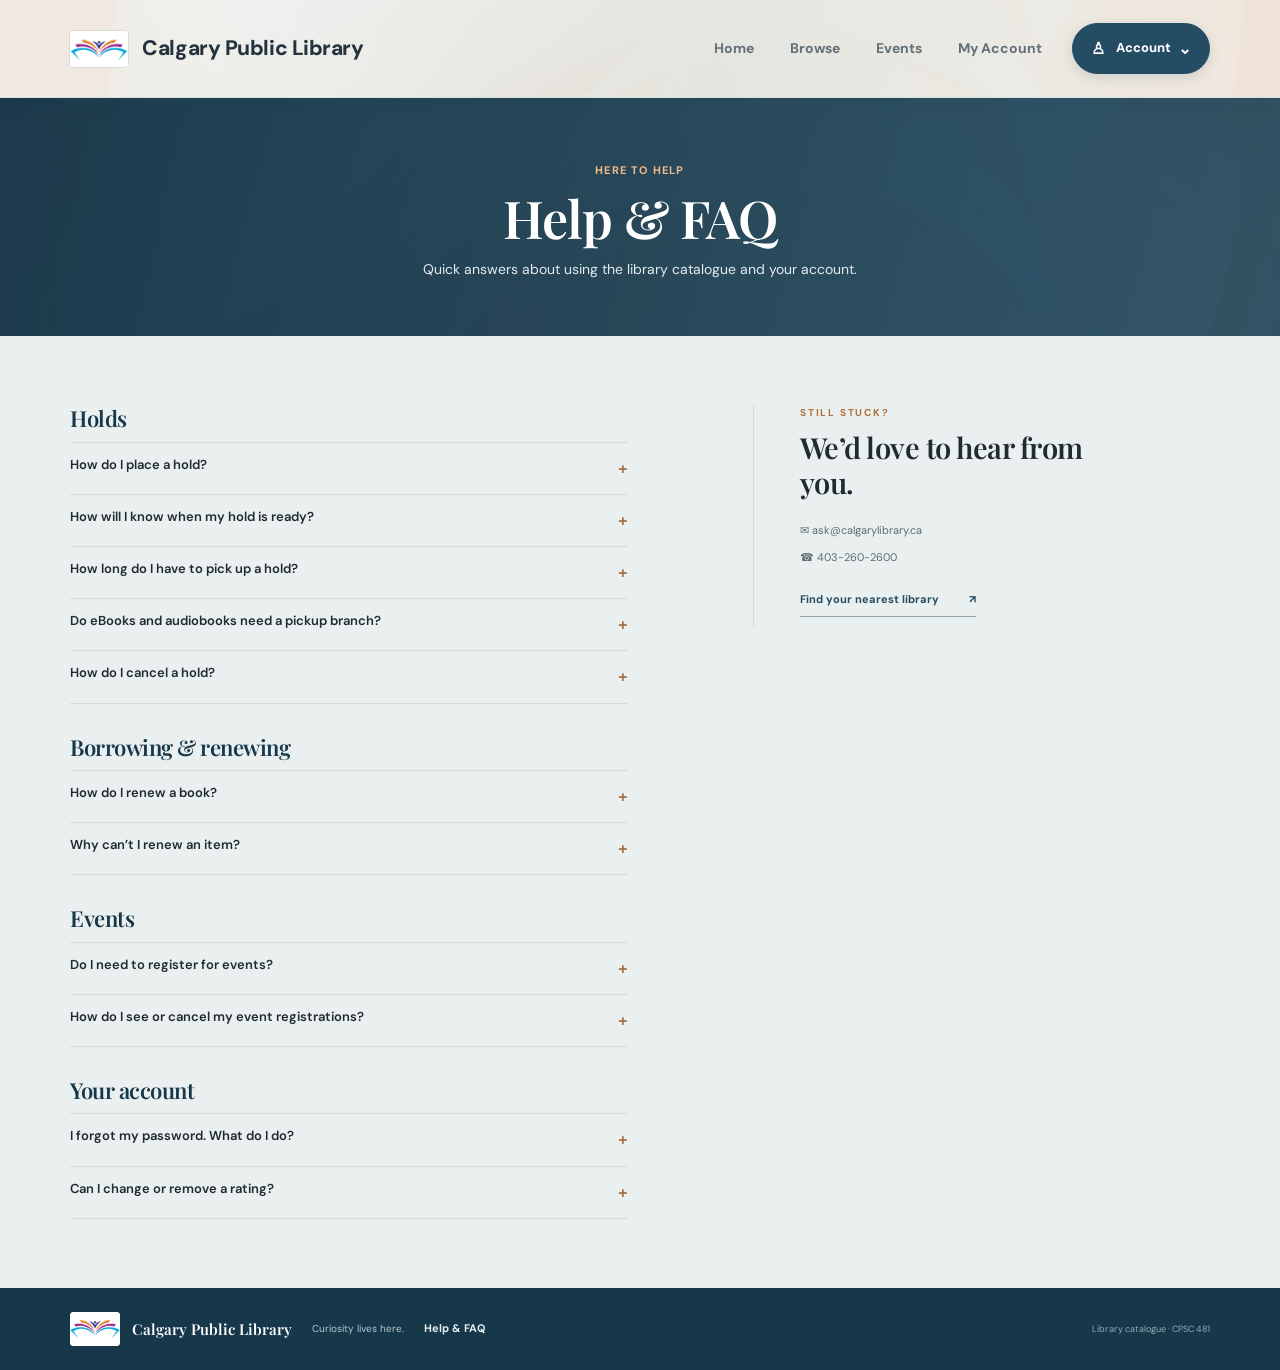
<file: Help.html>
<!DOCTYPE html>
<html lang="en">
<head>
    <meta charset="UTF-8">
    <meta name="viewport" content="width=device-width, initial-scale=1.0">
    <meta name="description" content="Help and frequently asked questions about holds, renewals, pickup, and events at Calgary Public Library.">
    <title>Help &amp; FAQ | Calgary Public Library</title>
    <link rel="stylesheet" href="style.css">
</head>
<body class="help-page">
    <header class="site-header">
        <a class="brand" href="index.html" aria-label="Calgary Public Library home">
            <span class="brand-mark"><img src="images/logo.jpg" alt="" class="brand-logo-image"></span>
            <span class="brand-name">Calgary Public Library</span>
        </a>
        <nav class="navigation" aria-label="Main navigation">
            <a href="index.html">Home</a>
            <a href="Browse.html">Browse</a>
            <a href="Events.html">Events</a>
            <a href="MyAccount.html">My Account</a>
        </nav>
        <details class="account-menu">
            <summary><span class="user-icon" aria-hidden="true">♙</span> Account <span class="account-chevron" aria-hidden="true">⌄</span></summary>
            <div class="account-menu-panel">
                <a href="MyAccount.html">My Account</a>
                <a href="Help.html">Help &amp; FAQ</a>
                <a href="Login.html">Log out</a>
            </div>
        </details>
    </header>

    <main>
        <header class="help-page-banner">
            <p class="eyebrow">HERE TO HELP</p>
            <h1>Help &amp; FAQ</h1>
            <p>Quick answers about using the library catalogue and your account.</p>
        </header>

        <section class="help-section" aria-label="Frequently asked questions and contact information">
            <div class="help-inner">
                <div class="faq-block">
                    <h2 class="help-topic-title">Holds</h2>
                    <details>
                        <summary>How do I place a hold?<span>+</span></summary>
                        <p>Open a book’s details page, choose a format (Book, eBook or Audiobook), then select <strong>Place Hold</strong>. For printed books, choose the branch where you want to pick it up. Your new hold appears under <a href="MyAccount.html#holds-title">My Account → Items on hold</a> with a “Waiting” status.</p>
                    </details>
                    <details>
                        <summary>How will I know when my hold is ready?<span>+</span></summary>
                        <p>We email you when it’s your turn. The status in My Account changes from “Waiting” to “Ready for pickup”, and the pickup deadline is shown beside it.</p>
                    </details>
                    <details>
                        <summary>How long do I have to pick up a hold?<span>+</span></summary>
                        <p>Ready holds are kept at the pickup branch for 7 days. After the “Pick up by” date, the item goes to the next reader in line.</p>
                    </details>
                    <details>
                        <summary>Do eBooks and audiobooks need a pickup branch?<span>+</span></summary>
                        <p>No. Digital holds are borrowed online, so there’s nothing to pick up. We email you when the title is ready to read or listen to.</p>
                    </details>
                    <details>
                        <summary>How do I cancel a hold?<span>+</span></summary>
                        <p>Go to <a href="MyAccount.html#holds-title">My Account → Items on hold</a> and select <strong>Cancel hold</strong> beside the item.</p>
                    </details>

                    <h2 class="help-topic-title">Borrowing &amp; renewing</h2>
                    <details>
                        <summary>How do I renew a book?<span>+</span></summary>
                        <p>In <a href="MyAccount.html#borrowed-title">My Account → Borrowed items</a>, select <strong>Renew item</strong>, or <strong>Renew all</strong> to renew every eligible item at once.</p>
                    </details>
                    <details>
                        <summary>Why can’t I renew an item?<span>+</span></summary>
                        <p>An item can’t be renewed when another reader has placed a hold on it. Please return it by the due date so the next reader can borrow it.</p>
                    </details>

                    <h2 class="help-topic-title">Events</h2>
                    <details>
                        <summary>Do I need to register for events?<span>+</span></summary>
                        <p>Each event card shows a tag: <strong>Registration required</strong>, <strong>Registration recommended</strong> or <strong>Drop-in</strong>. Drop-in events need no sign-up.</p>
                    </details>
                    <details>
                        <summary>How do I see or cancel my event registrations?<span>+</span></summary>
                        <p>Your registrations are listed in <a href="MyAccount.html#events-title">My Account → My events</a>. Select <strong>Cancel registration</strong> to free up your spot for someone else.</p>
                    </details>

                    <h2 class="help-topic-title">Your account</h2>
                    <details>
                        <summary>I forgot my password. What do I do?<span>+</span></summary>
                        <p>On the <a href="Login.html">Log in</a> page, select <strong>Forgot password?</strong>, enter the email on your demo account, then choose a new password. It is saved in this browser; no reset email is sent.</p>
                    </details>
                    <details>
                        <summary>Can I change or remove a rating?<span>+</span></summary>
                        <p>Yes. On the book’s details page, select <strong>Edit rating</strong> to choose a new rating or remove yours.</p>
                    </details>
                </div>
                <div class="contact-block">
                    <p class="eyebrow">STILL STUCK?</p>
                    <h2>We’d love to hear from you.</h2>
                    <a href="mailto:ask@calgarylibrary.ca">✉&nbsp;ask@calgarylibrary.ca</a>
                    <a href="tel:+14032602600">☎&nbsp;403-260-2600</a>
                    <a class="location-link" href="https://www.calgarylibrary.ca/locations/">Find your nearest library<span aria-hidden="true">↗</span></a>
                </div>
            </div>
        </section>
    </main>

    <footer class="site-footer">
        <a class="footer-brand" href="index.html">
            <span class="brand-mark"><img src="images/logo.jpg" alt="" class="brand-logo-image"></span>
            <span>Calgary Public Library</span>
        </a>
        <span>Curiosity lives here.</span>
        <a class="footer-help-link" href="Help.html">Help &amp; FAQ</a>
        <small>Library catalogue · CPSC 481</small>
    </footer>
    <script src="js/prototype.js" defer></script>
    <script src="js/login.js" defer></script>
</body>
</html>
</file>
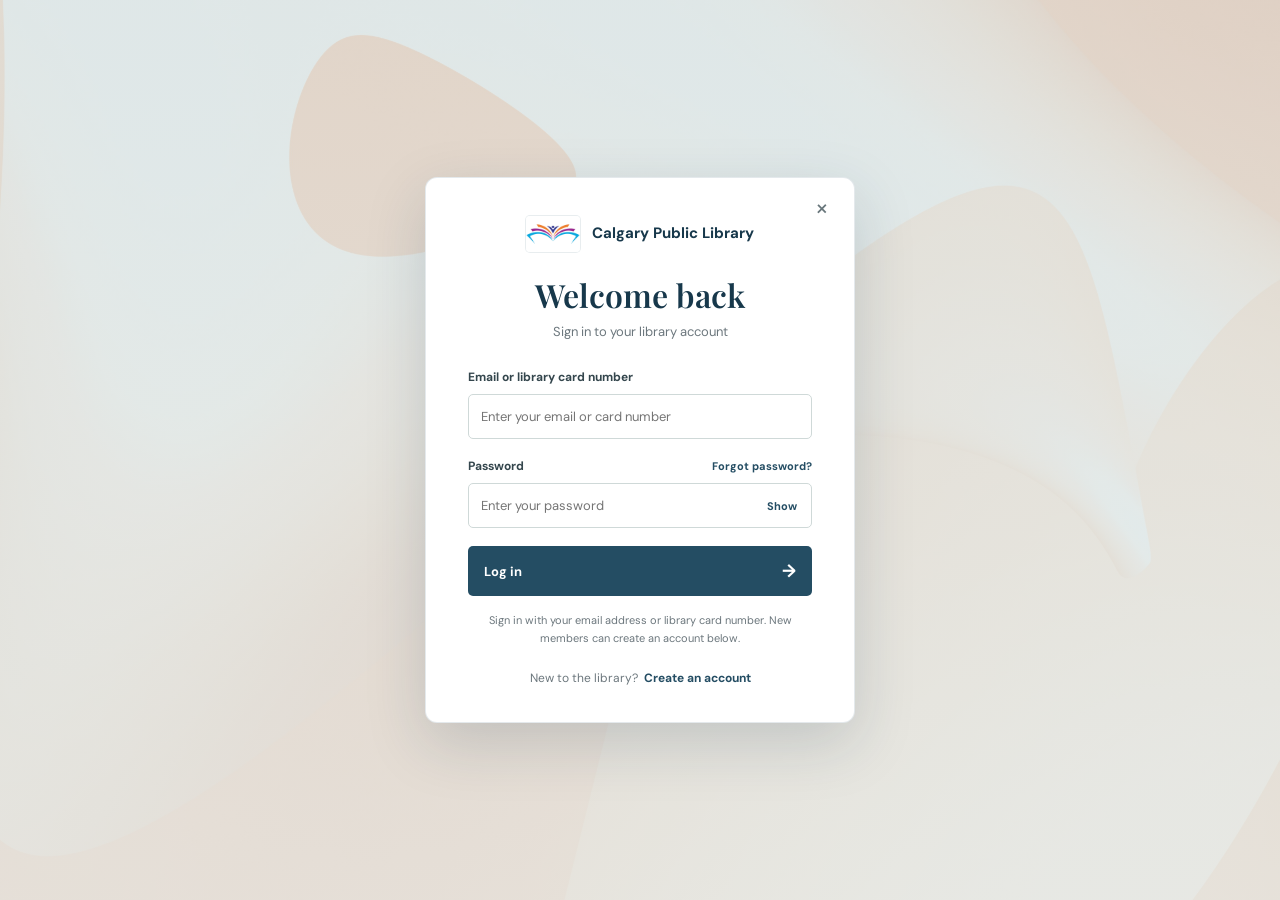
<file: Login.html>
<!DOCTYPE html>
<html lang="en">
<head>
    <meta charset="UTF-8">
    <meta name="viewport" content="width=device-width, initial-scale=1.0">
    <meta name="description" content="Sign in to your Calgary Public Library account.">
    <title>Log In | Calgary Public Library</title>
    <link rel="stylesheet" href="style.css">
</head>
<body class="login-page">
    <main class="login-main">
        <section class="login-card" aria-labelledby="login-title">
            <a class="login-close" href="index.html" aria-label="Return to home">×</a>
            <a class="login-brand" href="index.html" aria-label="Calgary Public Library home">
                <span class="brand-mark"><img src="images/logo.jpg" alt="" class="brand-logo-image"></span>
                <span>Calgary Public Library</span>
            </a>

            <h1 id="login-title">Welcome back</h1>
            <p class="login-intro">Sign in to your library account</p>

            <div class="login-error" role="alert" data-login-error hidden>
                <strong>That card number or password doesn’t match.</strong>
                <span>Check them and try again, or use <button class="login-text-button" type="button" data-forgot-password>Forgot password?</button> to reset your password.</span>
            </div>

            <form class="login-form" data-login-form novalidate>
                <label for="library-id">Email or library card number</label>
                <input id="library-id" name="library-id" type="text" autocomplete="username" placeholder="Enter your email or card number">

                <div class="password-label-row">
                    <label for="login-password">Password</label>
                    <button class="login-text-button" type="button" data-forgot-password>Forgot password?</button>
                </div>
                <div class="password-input-wrap">
                    <input id="login-password" name="password" type="password" autocomplete="current-password" placeholder="Enter your password">
                    <button class="password-visibility-toggle" type="button" data-toggle-password="login-password" aria-controls="login-password" aria-label="Show password" aria-pressed="false">Show</button>
                </div>

                <button class="login-submit" type="submit">Log in <span aria-hidden="true">→</span></button>
            </form>

            <p class="login-prototype-note">Sign in with your email address or library card number. New members can create an account below.</p>
            <p class="create-account-prompt">New to the library? <button class="login-text-button" type="button" data-create-account>Create an account</button></p>
            <dialog class="prototype-dialog" id="password-reset-dialog" aria-labelledby="password-reset-title">
                <form method="dialog" class="dialog-close-form"><button class="dialog-close" aria-label="Close password reset">×</button></form>
                <h2 id="password-reset-title">Reset your password</h2>
                <p>Enter the email on your demo account and choose a new password. Then sign in with it. No email is sent.</p>
                <form class="login-form" id="password-reset-form">
                    <label for="reset-email">Email address</label>
                    <input id="reset-email" name="email" type="email" autocomplete="email" required>
                    <label for="new-password">New password</label>
                    <div class="password-input-wrap">
                        <input id="new-password" name="new-password" type="password" minlength="6" autocomplete="new-password" required>
                        <button class="password-visibility-toggle" type="button" data-toggle-password="new-password" aria-controls="new-password" aria-label="Show password" aria-pressed="false">Show</button>
                    </div>
                    <label for="confirm-password">Confirm new password</label>
                    <div class="password-input-wrap">
                        <input id="confirm-password" name="confirm-password" type="password" minlength="6" autocomplete="new-password" required>
                        <button class="password-visibility-toggle" type="button" data-toggle-password="confirm-password" aria-controls="confirm-password" aria-label="Show password" aria-pressed="false">Show</button>
                    </div>
                    <button class="login-submit" type="submit">Save new password</button>
                    <p class="inline-feedback" data-reset-feedback aria-live="polite"></p>
                </form>
            </dialog>
            <dialog class="prototype-dialog" id="create-account-dialog" aria-labelledby="create-account-title">
                <form method="dialog" class="dialog-close-form"><button class="dialog-close" aria-label="Close create account form">×</button></form>
                <h2 id="create-account-title">Create account</h2>
                <p>This class prototype saves the account in this browser only. It does not create a real library membership.</p>
                <form class="login-form" id="create-account-form">
                    <label for="new-member-name">Name</label>
                    <input id="new-member-name" name="name" type="text" autocomplete="name" required>
                    <label for="new-member-email">Email address</label>
                    <input id="new-member-email" name="email" type="email" autocomplete="email" required>
                    <label for="new-member-password">Password</label>
                    <div class="password-input-wrap">
                        <input id="new-member-password" name="password" type="password" autocomplete="new-password" minlength="6" required>
                        <button class="password-visibility-toggle" type="button" data-toggle-password="new-member-password" aria-controls="new-member-password" aria-label="Show password" aria-pressed="false">Show</button>
                    </div>
                    <label for="new-member-password-confirm">Confirm password</label>
                    <div class="password-input-wrap">
                        <input id="new-member-password-confirm" name="password-confirm" type="password" autocomplete="new-password" minlength="6" required>
                        <button class="password-visibility-toggle" type="button" data-toggle-password="new-member-password-confirm" aria-controls="new-member-password-confirm" aria-label="Show password" aria-pressed="false">Show</button>
                    </div>
                    <button class="login-submit" type="submit">Create account</button>
                    <p class="inline-feedback" data-create-feedback aria-live="polite"></p>
                </form>
            </dialog>
        </section>
    </main>
    <script src="js/prototype.js" defer></script>
    <script src="js/login.js" defer></script>
</body>
</html>
</file>
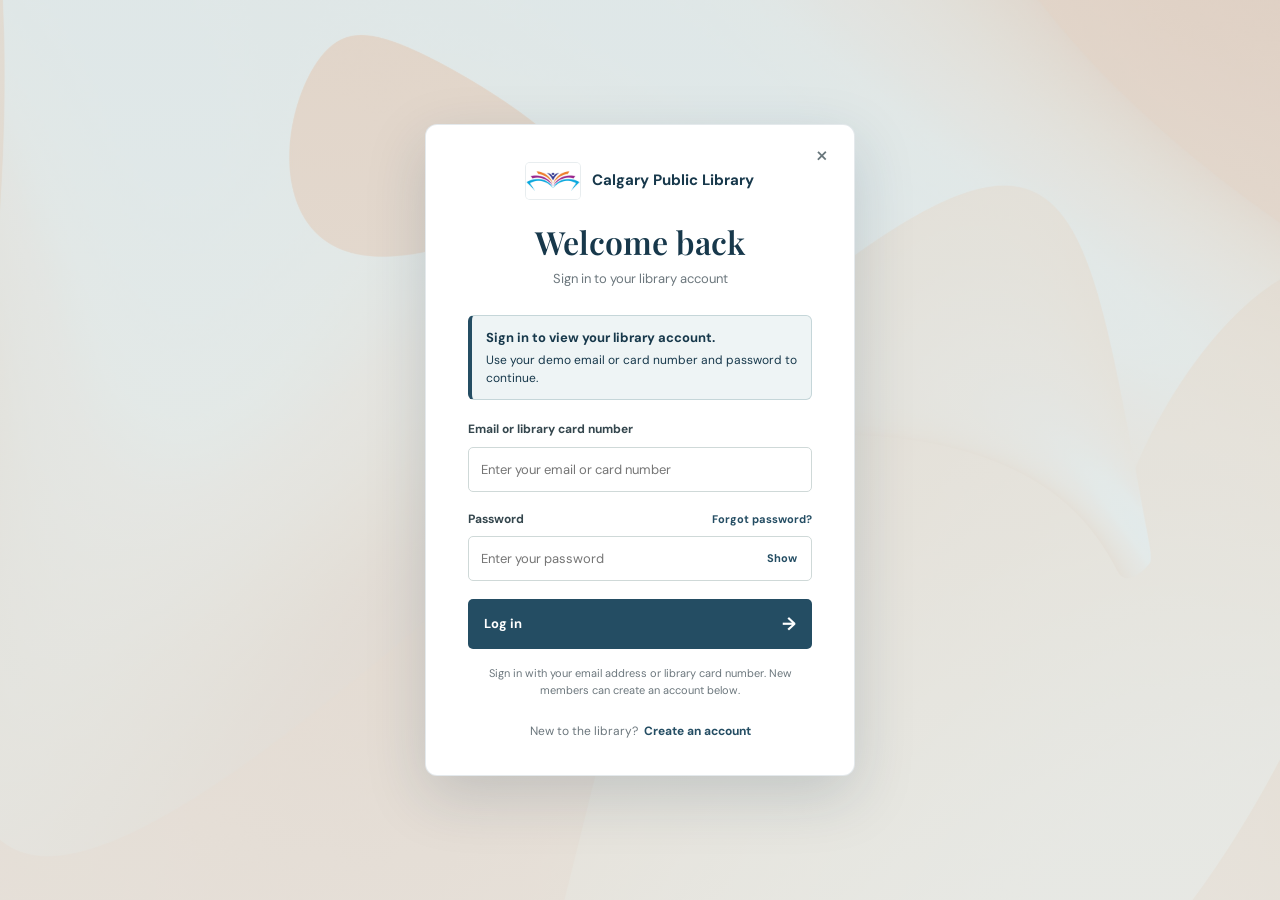
<file: MyAccount.html>
<!DOCTYPE html>
<html lang="en">
<head>
    <meta charset="UTF-8">
    <meta name="viewport" content="width=device-width, initial-scale=1.0">
    <meta name="description" content="View your Calgary Public Library account, borrowed items, holds, and saved books.">
    <title>My Account | Calgary Public Library</title>
    <link rel="stylesheet" href="style.css">
</head>
<body class="my-account-page">
    <header class="site-header">
        <a class="brand" href="index.html" aria-label="Calgary Public Library home">
            <span class="brand-mark"><img src="images/logo.jpg" alt="" class="brand-logo-image"></span>
            <span class="brand-name">Calgary Public Library</span>
        </a>
        <nav class="navigation" aria-label="Main navigation">
            <a href="index.html">Home</a>
            <a href="Browse.html">Browse</a>
            <a href="Events.html">Events</a>
            <a class="active" href="MyAccount.html">My Account</a>
        </nav>
        <details class="account-menu">
            <summary><span class="user-icon" aria-hidden="true">♙</span> Account <span class="account-chevron" aria-hidden="true">⌄</span></summary>
            <div class="account-menu-panel">
                <a href="MyAccount.html">My Account</a>
                <a href="Help.html">Help &amp; FAQ</a>
                <a href="Login.html">Log out</a>
            </div>
        </details>
    </header>

    <main class="my-account-main">
        <section class="account-welcome" aria-labelledby="account-title">
            <div>
                <p class="eyebrow">MY LIBRARY</p>
                <h1 id="account-title">Hello, Maria</h1>
                <p class="library-card-number">Library card ending in <strong>3456</strong></p>
                <label class="preferred-branch-control" for="preferred-branch">Preferred pickup branch
                    <select id="preferred-branch" name="preferred-branch">
                        <option value="Central Library">Central Library</option>
                        <option value="Country Hills Library">Country Hills Library</option>
                        <option value="Fish Creek Library">Fish Creek Library</option>
                        <option value="Saddletowne Library">Saddletowne Library</option>
                        <option value="Westbrook Library">Westbrook Library</option>
                    </select>
                </label>
            </div>
            <a class="account-browse-link" href="Browse.html">Browse the catalogue <span aria-hidden="true">→</span></a>
        </section>

        <section class="account-summary" aria-label="Account summary">
            <article class="summary-card">
                <span class="summary-icon" aria-hidden="true">▤</span>
                <span class="summary-number">2</span>
                <span class="summary-label">Items borrowed</span>
            </article>
            <article class="summary-card">
                <span class="summary-icon" aria-hidden="true">◷</span>
                <span class="summary-number" data-hold-count>1</span>
                <span class="summary-label" data-hold-count-label>Item on hold</span>
            </article>
            <article class="summary-card">
                <span class="summary-icon" aria-hidden="true">$</span>
                <span class="summary-number">$0.00</span>
                <span class="summary-label">Fines &amp; fees</span>
            </article>
        </section>

        <section class="account-section" aria-labelledby="borrowed-title">
            <div class="account-section-heading">
                <div>
                    <p class="eyebrow">YOUR CHECKOUTS</p>
                    <h2 id="borrowed-title">Borrowed items</h2>
                </div>
                <button class="renew-all-button" type="button" data-open-renew>Renew all</button>
            </div>
            <p class="inline-feedback" id="renew-feedback" aria-live="polite"></p>
            <article class="account-item-card" data-renew-item data-eligible="true">
                <img class="account-item-cover" src="images/To%20kill%20a%20mockingbird.jpg" alt="Cover of To Kill a Mockingbird by Harper Lee">
                <div class="account-item-info">
                    <span class="format-tag">BOOK</span>
                    <h3>To Kill a Mockingbird</h3>
                    <p>Harper Lee</p>
                    <p class="item-due-date"><span aria-hidden="true">◷</span> Due Oct 31 · 5 days left</p>
                </div>
                <div class="renewal-status">
                    <span class="status-dot" aria-hidden="true"></span>
                    <span>Eligible for renewal</span>
                </div>
                <button class="renew-item-button" type="button">Renew item</button>
            </article>
            <article class="account-item-card" data-renew-item data-eligible="false">
                <img class="account-item-cover" src="images/themidnightlib.jpg" alt="Cover of The Midnight Library by Matt Haig">
                <div class="account-item-info">
                    <span class="format-tag">BOOK</span>
                    <h3>The Midnight Library</h3>
                    <p>Matt Haig</p>
                    <p class="item-due-date">Due Nov 1 · 6 days left</p>
                </div>
                <div class="renewal-status is-ineligible"><span>Cannot renew · another reader has placed a hold</span></div>
                <button class="renew-item-button" type="button" disabled>Cannot renew</button>
            </article>
        </section>

        <section class="account-section" aria-labelledby="holds-title">
            <div class="account-section-heading">
                <div>
                    <p class="eyebrow">IN YOUR QUEUE</p>
                    <h2 id="holds-title">Items on hold</h2>
                </div>
            </div>
            <p class="inline-feedback" id="hold-feedback" aria-live="polite"></p>
            <div class="account-hold-list" data-hold-list>
            <article class="account-item-card hold-item-card" data-hold-card data-hold-title="Little Women">
                <img class="account-item-cover" src="images/LittleWomen.jpg" alt="Cover of Little Women by Louisa May Alcott">
                <div class="account-item-info">
                    <span class="format-tag">BOOK</span>
                    <h3>Little Women</h3>
                    <p>Louisa May Alcott</p>
                    <p class="item-pickup-info">Pickup at <strong>Central Library</strong></p>
                </div>
                <div class="hold-status">
                    <span class="hold-status-label">Ready for pickup</span>
                    <span>Pick up by Nov 2</span>
                </div>
                <button class="secondary-action" type="button" data-cancel-hold>Cancel hold</button>
            </article>
            </div>
        </section>

        <section class="account-section" aria-labelledby="events-title">
            <div class="account-section-heading">
                <div>
                    <p class="eyebrow">YOUR CALENDAR</p>
                    <h2 id="events-title">My events</h2>
                </div>
                <a class="account-browse-link" href="Events.html">Find more events <span aria-hidden="true">→</span></a>
            </div>
            <p class="inline-feedback" id="my-events-feedback" aria-live="polite"></p>
            <div class="account-event-list" data-my-events>
                <p class="saved-empty-state">You haven’t registered for any events yet. <a href="Events.html">Browse upcoming events</a>.</p>
            </div>
        </section>

        <section class="account-section" aria-labelledby="saved-title">
            <div class="account-section-heading">
                <div>
                    <p class="eyebrow">KEEP FOR LATER</p>
                    <h2 id="saved-title">Saved Books</h2>
                </div>
                <a class="account-browse-link" href="Browse.html">Find more books <span aria-hidden="true">→</span></a>
            </div>
            <div class="account-small-grid">
                <article class="saved-book-card">
                    <img src="images/To%20kill%20a%20mockingbird.jpg" alt="Cover of To Kill a Mockingbird by Harper Lee">
                    <div><h3>To Kill a Mockingbird</h3><p>Harper Lee</p></div>
                    <button class="remove-saved-button" type="button" data-remove-saved>Remove from Saved Books</button>
                </article>
                <article class="saved-book-card">
                    <img src="images/themidnightlib.jpg" alt="Cover of The Midnight Library by Matt Haig">
                    <div><h3>The Midnight Library</h3><p>Matt Haig</p></div>
                    <button class="remove-saved-button" type="button" data-remove-saved>Remove from Saved Books</button>
                </article>
            </div>
        </section>

        <section class="account-section recently-read-section" aria-labelledby="recent-title">
            <div class="account-section-heading">
                <div>
                    <p class="eyebrow">YOUR READING HISTORY</p>
                    <h2 id="recent-title">Recently read</h2>
                </div>
            </div>
            <div class="account-small-grid">
                <article class="recent-book-card">
                    <img src="images/romeo%26juliet.jpg" alt="Cover of Romeo and Juliet by William Shakespeare">
                    <div><h3>Romeo and Juliet</h3><p>William Shakespeare</p></div>
                    <button class="rate-now-button" type="button">Rate now</button>
                </article>
                <article class="recent-book-card">
                    <img src="images/To%20kill%20a%20mockingbird.jpg" alt="Cover of To Kill a Mockingbird by Harper Lee">
                    <div><h3>To Kill a Mockingbird</h3><p>Harper Lee</p></div>
                    <button class="rate-now-button" type="button">Rate now</button>
                </article>
            </div>
        </section>
    </main>

    <dialog class="prototype-dialog" id="renew-dialog" aria-labelledby="renew-dialog-title">
        <form method="dialog" class="dialog-close-form"><button class="dialog-close" aria-label="Close">×</button></form>
        <h2 id="renew-dialog-title">Review renewals</h2>
        <p>These eligible items will be renewed. Items with another reader’s hold cannot be renewed.</p>
        <ul class="renew-review-list"><li>To Kill a Mockingbird — eligible for renewal</li><li>The Midnight Library — cannot renew (another reader has placed a hold)</li></ul>
        <form method="dialog" class="dialog-actions"><button class="secondary-action">Go back</button><button class="place-hold-action" value="confirm">Renew eligible items</button></form>
    </dialog>

    <footer class="site-footer">
        <a class="footer-brand" href="index.html">
            <span class="brand-mark"><img src="images/logo.jpg" alt="" class="brand-logo-image"></span>
            <span>Calgary Public Library</span>
        </a>
        <span>Curiosity lives here.</span>
        <a class="footer-help-link" href="Help.html">Help &amp; FAQ</a>
        <small>Library catalogue · CPSC 481</small>
    </footer>
    <script src="js/prototype.js" defer></script>
    <script src="js/books.js" defer></script>
    <script src="js/account.js" defer></script>
    <script src="js/events.js" defer></script>
    <script src="js/login.js" defer></script>
</body>
</html>
</file>
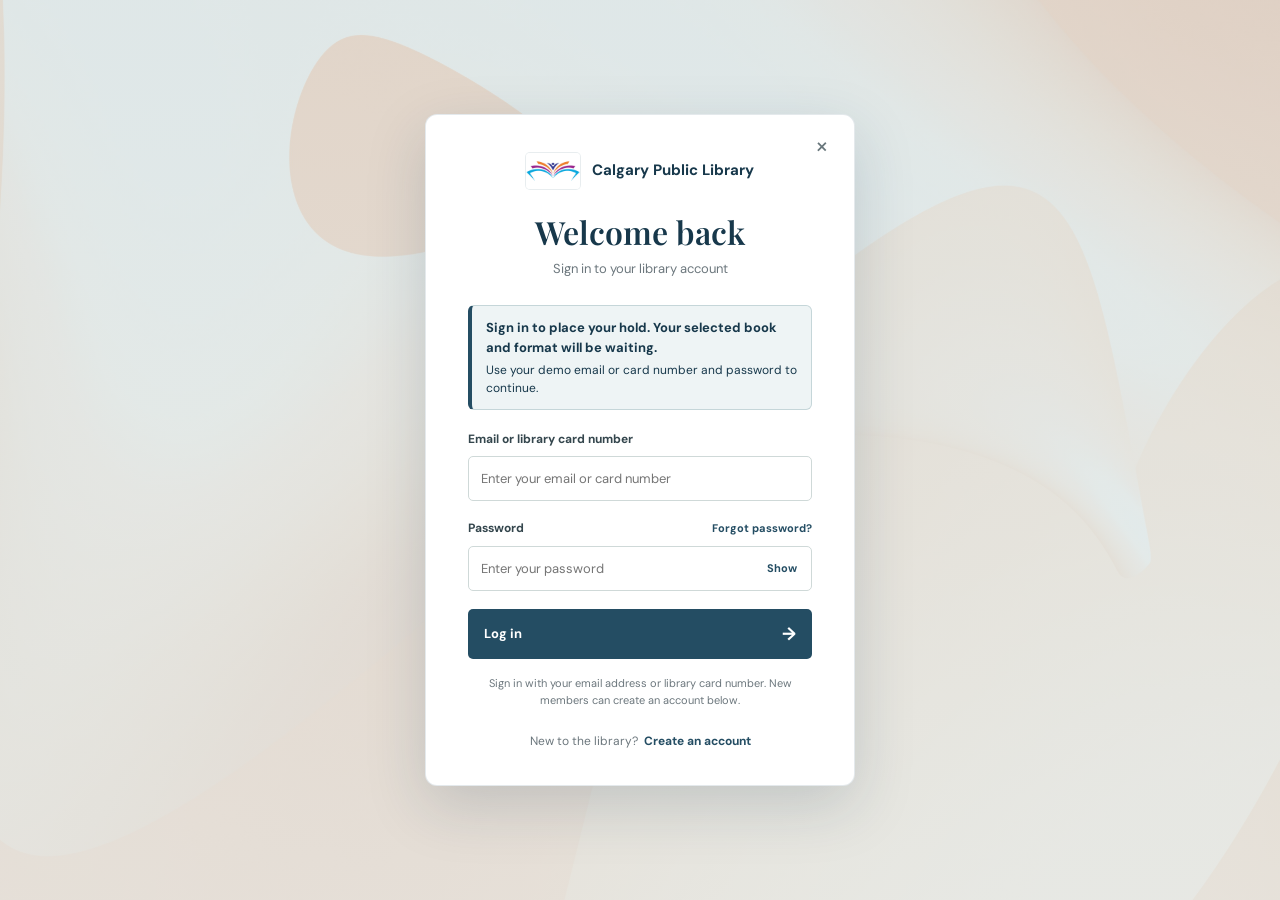
<file: PlaceHold.html>
<!DOCTYPE html>
<html lang="en">
<head>
    <meta charset="UTF-8">
    <meta name="viewport" content="width=device-width, initial-scale=1.0">
    <meta name="description" content="Choose a Calgary Public Library pickup location for your hold.">
    <title>Place a Hold | Calgary Public Library</title>
    <link rel="stylesheet" href="style.css">
</head>
<body class="place-hold-page">
    <header class="site-header">
        <a class="brand" href="index.html" aria-label="Calgary Public Library home">
            <span class="brand-mark"><img src="images/logo.jpg" alt="" class="brand-logo-image"></span>
            <span class="brand-name">Calgary Public Library</span>
        </a>
        <nav class="navigation" aria-label="Main navigation">
            <a href="index.html">Home</a>
            <a class="active" href="Browse.html">Browse</a>
            <a href="Events.html">Events</a>
            <a href="MyAccount.html">My Account</a>
        </nav>
        <details class="account-menu">
            <summary><span class="user-icon" aria-hidden="true">♙</span> Account <span class="account-chevron" aria-hidden="true">⌄</span></summary>
            <div class="account-menu-panel">
                <a href="MyAccount.html">My Account</a>
                <a href="Help.html">Help &amp; FAQ</a>
                <a href="Login.html">Log out</a>
            </div>
        </details>
    </header>

    <main class="place-hold-main">
        <a class="back-to-results" href="BookDetails.html">← Back to book details</a>
        <h1>Place a Hold</h1>
        <p class="place-hold-intro" data-hold-intro>Choose where you would like to pick up your book.</p>

        <div class="place-hold-layout">
            <article class="hold-book-summary" aria-labelledby="hold-book-title">
                <img src="images/To%20kill%20a%20mockingbird.jpg" alt="Cover of To Kill a Mockingbird by Harper Lee">
                <div class="hold-book-info">
                    <p class="eyebrow">SELECTED BOOK</p>
                    <h2 id="hold-book-title">To Kill a Mockingbird</h2>
                    <p class="hold-book-author">Harper Lee</p>
                    <p class="catalogue-rating" aria-label="Rated 4.26 out of 5 stars"><span aria-hidden="true">★★★★★</span> 4.26</p>
                    <p class="hold-book-format">Format: <strong data-hold-format>Not chosen yet</strong> · <a href="BookDetails.html#format-title" data-change-format>Change</a></p>
                    <button class="favourite-action" type="button" data-save-book data-book-title="To Kill a Mockingbird" data-book-author="Harper Lee" aria-pressed="false">
                        <span aria-hidden="true">♡</span> Add to Saved Books
                    </button>
                </div>
            </article>

            <section class="pickup-card" aria-labelledby="pickup-title">
                <div data-hold-form>
                <p class="eyebrow" data-pickup-eyebrow>PICKUP DETAILS</p>
                <h2 id="pickup-title">Choose a pickup branch</h2>
                <p class="pickup-description" data-pickup-description>Your account’s preferred branch is selected. You can choose another location below.</p>
                <div data-pickup-fields>
                <label for="pickup-branch">Pickup location</label>
                <select id="pickup-branch" name="branch">
                    <option value="Central Library" selected>Central Library · Preferred branch</option>
                    <option value="Country Hills Library">Country Hills Library</option>
                    <option value="Fish Creek Library">Fish Creek Library</option>
                    <option value="Saddletowne Library">Saddletowne Library</option>
                    <option value="Westbrook Library">Westbrook Library</option>
                </select>
                </div>
                <button class="confirm-hold-button" type="button" data-confirm-hold>Place Hold <span aria-hidden="true">→</span></button>
                <p class="hold-format-warning" data-format-warning hidden>Choose a format on the book details page before placing a hold. <a href="BookDetails.html#format-title">Choose a format</a></p>
                <a class="cancel-hold-link" href="BookDetails.html">Back</a>
                </div>
                <div class="hold-success" data-hold-success tabindex="-1" hidden>
                    <p class="eyebrow">HOLD CONFIRMED</p>
                    <h2 class="hold-success-title"><span class="hold-success-icon" aria-hidden="true">✓</span> Hold placed</h2>
                    <p class="hold-success-message" data-hold-success-message></p>
                    <div class="hold-success-actions">
                        <a class="place-hold-action" href="MyAccount.html#holds-title">View my holds</a>
                        <a class="secondary-action" href="BookDetails.html">Back to book</a>
                    </div>
                </div>
            </section>
        </div>
    </main>

    <footer class="site-footer">
        <a class="footer-brand" href="index.html">
            <span class="brand-mark"><img src="images/logo.jpg" alt="" class="brand-logo-image"></span>
            <span>Calgary Public Library</span>
        </a>
        <span>Curiosity lives here.</span>
        <a class="footer-help-link" href="Help.html">Help &amp; FAQ</a>
        <small>Library catalogue · CPSC 481</small>
    </footer>
    <script src="js/prototype.js" defer></script>
    <script src="js/books.js" defer></script>
    <script src="js/account.js" defer></script>
    <script src="js/login.js" defer></script>
</body>
</html>
</file>
<file: style.css>
@import url('https://fonts.googleapis.com/css2?family=DM+Sans:wght@400;500;600;700&family=Playfair+Display:ital,wght@0,500;0,600;0,700;1,500;1,600&display=swap');

:root {
    --ink: #202a32;
    --muted: #6c777d;
    --blue: #244d63;
    --blue-deep: #17384b;
    --orange: #ed9a55;
    --paper: #fbfaf7;
    --line: #e9e5df;
    --serif: 'Playfair Display', Georgia, serif;
    --sans: 'DM Sans', Arial, sans-serif;
}

/* General page styles */
* {
    box-sizing: border-box;
}

html {
    scroll-behavior: smooth;
    scroll-padding-top: 92px;
}

body {
    margin: 0;
    color: var(--ink);
    background: var(--paper);
    font: 15px/1.6 var(--sans);
    -webkit-font-smoothing: antialiased;
}

a {
    color: inherit;
}

.visually-hidden {
    position: absolute;
    width: 1px;
    height: 1px;
    padding: 0;
    margin: -1px;
    overflow: hidden;
    clip: rect(0, 0, 0, 0);
    white-space: nowrap;
    border: 0;
}

/* Header and navigation */
.site-header {
    min-height: 98px;
    display: grid;
    grid-template-columns: minmax(260px, 1fr) auto auto;
    align-items: center;
    gap: 30px;
    padding: 0 max(5.5%, calc((100vw - 1320px) / 2));
    background: linear-gradient(105deg, rgba(250, 248, 244, .88), rgba(235, 242, 240, .86) 58%, rgba(248, 241, 234, .88)), url('images/back%207.jpg') center 48% / cover no-repeat;
    border-bottom: 1px solid #d8e3e1;
    box-shadow: 0 5px 18px rgba(30, 57, 66, .08);
    position: relative;
    z-index: 2;
}

.brand {
    display: flex;
    align-items: center;
    gap: 14px;
    width: max-content;
    min-width: 0;
    text-decoration: none;
}

.brand-mark {
    position: relative;
    display: block;
    flex: 0 0 58px;
    width: 58px;
    height: 36px;
    overflow: hidden;
    border-radius: 4px;
    background: #fff;
    box-shadow: 0 0 0 1px rgba(36, 77, 99, .1);
}

.brand-logo-image {
    position: absolute;
    display: block;
    width: 96px;
    height: 96px;
    max-width: none;
    left: -19px;
    top: -29px;
    object-fit: cover;
}

.brand-name {
    color: #24333d;
    font-size: 21px;
    font-weight: 800;
    line-height: 1.2;
    letter-spacing: -.45px;
    white-space: nowrap;
}

.navigation {
    display: flex;
    align-items: center;
    gap: 36px;
    height: 100%;
}

.navigation a {
    display: flex;
    align-items: center;
    height: 100%;
    position: relative;
    color: #647078;
    font-size: 14px;
    font-weight: 700;
    text-decoration: none;
}

.navigation a:hover,
.navigation a.active {
    color: var(--blue);
}

.navigation a.active:after {
    content: '';
    position: absolute;
    right: 0;
    bottom: 0;
    left: 0;
    height: 3px;
    background: var(--orange);
    border-radius: 3px 3px 0 0;
}

.account-menu {
    position: relative;
    justify-self: end;
}

.account-menu summary {
    display: flex;
    align-items: center;
    gap: 5px;
    padding: 12px 18px;
    border: 1px solid #244d63;
    border-radius: 999px;
    background: #244d63;
    box-shadow: 0 4px 12px rgba(36, 77, 99, .15);
    color: #fff;
    font-size: 13px;
    font-weight: 800;
    list-style: none;
    cursor: pointer;
    transition: .2s;
}

.account-menu summary::-webkit-details-marker {
    display: none;
}

.account-menu summary:hover,
.account-menu[open] summary {
    border-color: #17384b;
    background: #17384b;
}

.account-menu summary:focus-visible,
.account-menu-panel a:focus-visible {
    outline: 3px solid rgba(237, 154, 85, .65);
    outline-offset: 3px;
}

.account-chevron {
    margin-left: 2px;
    font-size: 16px;
}

.account-menu-panel {
    position: absolute;
    top: calc(100% + 9px);
    right: 0;
    z-index: 5;
    width: 190px;
    padding: 6px;
    border: 1px solid #e1e7e4;
    border-radius: 8px;
    background: #fff;
    box-shadow: 0 12px 28px rgba(23, 56, 75, .16);
}

.account-menu-panel a,
.account-menu-disabled {
    display: flex;
    align-items: center;
    justify-content: space-between;
    gap: 12px;
    padding: 10px 11px;
    border-radius: 5px;
    color: var(--blue-deep);
    font-size: 12px;
    font-weight: 700;
    text-decoration: none;
}

.account-menu-panel a:hover {
    background: #f0f5f3;
}


.user-icon {
    margin-right: 6px;
    font-size: 16px;
}

/* Welcome and search area */
.hero {
    position: relative;
    overflow: hidden;
    margin: 0 4%;
    border-radius: 10px;
    background: #193d52 url('images/header%20background.jpg') center / cover no-repeat;
    color: #fff;
}

.hero:before {
    content: '';
    position: absolute;
    inset: 0;
    background: linear-gradient(90deg, rgba(18, 46, 62, .96), rgba(23, 57, 76, .89) 48%, rgba(23, 57, 76, .42));
}

.hero-inner {
    position: relative;
    display: grid;
    grid-template-columns: 1fr .9fr;
    align-items: center;
    gap: 8%;
    max-width: 1320px;
    min-height: 510px;
    margin: auto;
    padding: 84px 5.5% 32px;
}

.hero-copy {
    max-width: 610px;
    z-index: 1;
}

.eyebrow {
    margin: 0 0 12px;
    color: #b26d3a;
    font-size: 10px;
    font-weight: 700;
    letter-spacing: 1.8px;
}

.hero .eyebrow {
    color: #f3b77e;
}

.hero h1 {
    max-width: 560px;
    margin: 0 0 18px;
    font: 500 clamp(44px, 5.1vw, 68px) / 1.08 var(--serif);
    letter-spacing: -1.8px;
}

.hero h1 em,
.event-feature h2 em,
.help-section h2 em {
    color: #f4bd86;
    font-weight: 500;
}

.hero-description {
    max-width: 485px;
    margin: 0 0 26px;
    color: rgba(255, 255, 255, .78);
    font-size: 15px;
    line-height: 1.75;
}

.search-form {
    display: flex;
    align-items: center;
    max-width: 540px;
    height: 56px;
    padding: 5px 6px 5px 17px;
    border-radius: 7px;
    background: #fff;
    box-shadow: 0 12px 35px #0d253233;
}

.search-icon {
    margin-right: 9px;
    color: #70818a;
    font-size: 27px;
    transform: rotate(-20deg);
}

.search-form input {
    flex: 1;
    min-width: 0;
    border: 0;
    outline: 0;
    color: var(--ink);
    font: 13px var(--sans);
}

.search-form button {
    height: 44px;
    padding: 0 19px;
    border: 0;
    border-radius: 5px;
    background: var(--orange);
    color: #2d3030;
    font: 700 12px var(--sans);
    cursor: pointer;
}

.search-form button span {
    margin-left: 9px;
    font-size: 16px;
}

.popular-searches {
    display: flex;
    align-items: center;
    gap: 8px;
    margin-top: 16px;
    color: #d4dfe3;
    font-size: 11px;
}

.popular-searches a {
    padding: 4px 10px;
    border: 1px solid #ffffff45;
    border-radius: 99px;
    color: #fff;
    font-size: 10px;
    text-decoration: none;
}

.popular-searches a:hover {
    background: #ffffff20;
}

.hero-art {
    position: relative;
    align-self: center;
    min-height: 320px;
}

.hero-photo {
    position: absolute;
    inset: 0 0 9px 20px;
    overflow: hidden;
    border-radius: 46% 8px 8px 8px;
    box-shadow: 0 24px 55px #071e2a66;
}

.hero-photo img {
    width: 100%;
    height: 100%;
    object-fit: cover;
    object-position: center 46%;
}

.hero-photo:after {
    content: '';
    position: absolute;
    inset: 0;
    border-radius: inherit;
    background: linear-gradient(0deg, #142e3d55, transparent 65%);
}

.photo-caption {
    position: absolute;
    bottom: 22px;
    left: 39px;
    z-index: 1;
    color: #fff;
    font-size: 11px;
    letter-spacing: .3px;
}

.caption-dot {
    display: inline-block;
    width: 7px;
    height: 7px;
    margin-right: 8px;
    border-radius: 50%;
    background: #f2ae6f;
}

.floating-note {
    position: absolute;
    top: 24px;
    right: -20px;
    display: flex;
    align-items: center;
    gap: 10px;
    padding: 13px 18px;
    border-radius: 8px;
    background: #fff;
    box-shadow: 0 10px 30px #102a3a33;
    color: var(--ink);
    font-size: 11px;
}

.floating-note strong,
.floating-note small {
    display: block;
}

.floating-note strong {
    font-size: 11px;
}

.floating-note small {
    margin-top: 2px;
    color: #849096;
    font-size: 9px;
}

.note-icon {
    display: grid;
    place-items: center;
    width: 32px;
    height: 32px;
    border-radius: 50%;
    background: #fff1e3;
    color: #d78346;
    font-size: 18px;
}

.hero-bottom {
    grid-column: 1 / -1;
    display: flex;
    justify-content: space-between;
    align-items: center;
    margin-top: 20px;
    padding-top: 13px;
    border-top: 1px solid #ffffff38;
    color: #cad8dd;
    font-size: 10px;
    letter-spacing: 1px;
    text-transform: uppercase;
}

.scroll-mark {
    color: #f5b879;
    font-size: 17px;
}

/* Discovery categories */
.content-wrap {
    max-width: 1320px;
    margin: auto;
    padding-right: 5.5%;
    padding-left: 5.5%;
}

.discovery {
    padding-top: 74px;
    padding-bottom: 78px;
}

.section-intro,
.section-heading {
    display: flex;
    justify-content: space-between;
    align-items: end;
    gap: 30px;
    margin-bottom: 27px;
}

.section-intro h2,
.section-heading h2,
.help-section h2 {
    margin: 0;
    font: 600 clamp(28px, 3vw, 37px) / 1.2 var(--serif);
    letter-spacing: -.5px;
}

.section-intro > p {
    max-width: 355px;
    margin: 0 0 4px;
    color: var(--muted);
    font-size: 12px;
}

.category-grid {
    display: grid;
    grid-template-columns: repeat(4, 1fr);
    gap: 16px;
}

.category-card {
    position: relative;
    overflow: hidden;
    height: 190px;
    border-radius: 8px;
    background: #496477;
    color: #fff;
    text-decoration: none;
}

.category-photo,
.category-shade {
    position: absolute;
    inset: 0;
}

.category-photo {
    width: 100%;
    height: 100%;
    object-fit: cover;
    object-position: center;
    transition: transform .4s;
}

.category-card:hover .category-photo {
    transform: scale(1.05);
}

.kids .category-photo {
    object-position: center 58%;
}

.teens .category-photo {
    object-position: center 40%;
}

.adults .category-photo {
    object-position: center 60%;
}

.ebooks .category-photo {
    object-position: center;
}

.category-shade {
    background: linear-gradient(0deg, #142b3be8 0%, #142b3b66 45%, #142b3b05 100%);
}

.category-text {
    position: absolute;
    right: 14px;
    bottom: 15px;
    left: 18px;
    display: flex;
    flex-direction: column;
    align-items: flex-start;
}

.category-text small {
    color: #f5c395;
    font-size: 8px;
    font-weight: 700;
    letter-spacing: 1.2px;
}

.category-text strong {
    margin: 1px 0;
    font: 600 24px var(--serif);
}

.category-text > span {
    color: #fff;
    font-size: 10px;
    opacity: .88;
}

/* Recommended books and audiobooks */
.recommendations {
    margin: 0 4%;
    padding: 71px 0 82px;
    border-radius: 10px;
    background: #f1f3f2;
}

.recommendations .section-heading {
    margin-bottom: 26px;
}

.section-subtitle {
    margin: 5px 0 0;
    color: var(--muted);
    font-size: 12px;
}

.text-link {
    padding-bottom: 5px;
    border-bottom: 1px solid #9cb1b8;
    color: var(--blue);
    font-size: 11px;
    font-weight: 700;
    text-decoration: none;
    white-space: nowrap;
}

.text-link span {
    margin-left: 8px;
    font-size: 15px;
}

.text-link:hover {
    color: #b26d3a;
}

.book-grid {
    display: grid;
    grid-template-columns: repeat(3, 1fr);
    gap: 19px;
}

.book-card {
    display: grid;
    grid-template-columns: 42% 58%;
    min-height: 210px;
    overflow: hidden;
    border: 1px solid #e8e9e6;
    border-radius: 8px;
    background: #fff;
    box-shadow: 0 8px 20px #2a3c3b08;
}

.book-image {
    position: relative;
    min-height: 210px;
    overflow: hidden;
}

.book-cover-image {
    position: absolute;
    inset: 0;
    width: 100%;
    height: 100%;
    object-fit: cover;
    object-position: center;
}

.book-two {
    background-color: #a8eaf4;
}

.book-three .book-cover-image {
    object-position: 55% center;
}

.format-tag {
    position: absolute;
    top: 10px;
    left: 10px;
    padding: 4px 7px;
    border-radius: 3px;
    background: #fff;
    color: #31586b;
    font-size: 7px;
    font-weight: 700;
    letter-spacing: .8px;
}

.book-info {
    display: flex;
    flex-direction: column;
    padding: 17px 15px 13px;
}

.book-info > div:first-child {
    display: flex;
    justify-content: space-between;
    align-items: center;
}

.book-type {
    color: #a16b48;
    font-size: 8px;
    font-weight: 700;
    letter-spacing: .8px;
}

.save-button {
    padding: 0 3px;
    border: 0;
    background: transparent;
    color: #75858a;
    font-size: 21px;
    line-height: 1;
    cursor: pointer;
}

.save-button:hover,
.save-button[aria-pressed="true"] {
    color: #d46e62;
}

.book-info h3 {
    margin: 12px 0 3px;
    font: 600 17px / 1.3 var(--serif);
}

.book-info p {
    margin: 0;
    color: var(--muted);
    font-size: 10px;
}

.book-footer {
    display: flex;
    justify-content: space-between;
    align-items: center;
    margin-top: auto;
    padding-top: 12px;
    border-top: 1px solid #eeefec;
}

.availability {
    color: #5e7568;
    font-size: 9px;
}

.availability i {
    display: inline-block;
    width: 6px;
    height: 6px;
    margin-right: 5px;
    border-radius: 50%;
    background: #78a785;
}

.book-footer > a {
    display: grid;
    place-items: center;
    width: 23px;
    height: 23px;
    border: 1px solid #dbe1dd;
    border-radius: 50%;
    color: var(--blue);
    font-size: 11px;
    text-decoration: none;
}

/* Featured program and upcoming events */
.event-feature {
    position: relative;
    display: grid;
    grid-template-columns: 1.05fr .95fr;
    width: calc(100% - 8%);
    max-width: 1320px;
    min-height: 345px;
    margin: 76px auto 78px;
    overflow: hidden;
    border-radius: 9px;
    background: #204b60;
    color: #fff;
}

.event-feature-image {
    position: relative;
    min-height: 345px;
    overflow: hidden;
}

.event-feature-image img {
    position: absolute;
    inset: 0;
    width: 100%;
    height: 100%;
    object-fit: cover;
    object-position: center;
}

.event-feature-copy {
    align-self: center;
    padding: 52px clamp(30px, 5vw, 74px);
}

.event-feature-copy .eyebrow {
    color: #efb17b;
}

.event-feature h2 {
    margin: 0 0 15px;
    font: 600 clamp(34px, 4vw, 48px) / 1.1 var(--serif);
    letter-spacing: -.7px;
}

.event-feature-copy > p:not(.eyebrow) {
    max-width: 340px;
    margin: 0 0 22px;
    color: #d4e0e4;
    font-size: 12px;
    line-height: 1.8;
}

.light-button {
    display: inline-flex;
    align-items: center;
    gap: 22px;
    padding: 12px 16px;
    border-radius: 4px;
    background: #f5bc85;
    color: #24313a;
    font-size: 10px;
    font-weight: 700;
    text-decoration: none;
}

.light-button span {
    font-size: 16px;
}

.event-spark {
    position: absolute;
    top: 30px;
    right: 42%;
    color: #f4c18f;
    font-size: 34px;
    opacity: .9;
}

.upcoming {
    padding-top: 4px;
    padding-bottom: 82px;
}

.upcoming .section-heading {
    align-items: center;
}

.event-list {
    display: grid;
    grid-template-columns: 1fr 1fr;
    gap: 16px;
}

.event-card {
    display: grid;
    grid-template-columns: 67px 1fr 36px;
    align-items: center;
    gap: 17px;
    padding: 19px;
    border: 1px solid var(--line);
    border-radius: 7px;
    background: #fff;
}

.event-date {
    display: flex;
    flex-direction: column;
    justify-content: center;
    align-items: center;
    height: 68px;
    border-radius: 5px;
    background: #f8eee3;
    color: #a56035;
}

.event-date strong {
    font: 600 26px / 1 var(--serif);
}

.event-date span {
    margin-top: 5px;
    font-size: 8px;
    font-weight: 700;
    letter-spacing: 1px;
}

.event-kind {
    color: #ab764f;
    font-size: 8px;
    font-weight: 700;
    letter-spacing: .9px;
}

.event-details h3 {
    margin: 2px 0;
    font: 600 17px var(--serif);
}

.event-details p {
    margin: 0 0 8px;
    color: var(--muted);
    font-size: 10px;
}

.event-meta {
    color: #6a777b;
    font-size: 9px;
}

.event-meta > span {
    padding: 0 5px;
    color: #b7b7ad;
}

.round-arrow {
    display: grid;
    place-items: center;
    width: 31px;
    height: 31px;
    border: 1px solid #dce3e1;
    border-radius: 50%;
    color: var(--blue);
    font-size: 14px;
    text-decoration: none;
}

.round-arrow:hover {
    background: var(--blue);
    color: #fff;
}

/* FAQs, contact details, and footer */
.help-section {
    padding: 69px 5.5%;
    background: #eaf0ef;
}

.help-inner {
    display: grid;
    grid-template-columns: 1.1fr .9fr;
    gap: 11%;
    max-width: 1190px;
    margin: auto;
}

.help-section .eyebrow {
    margin-bottom: 9px;
}

.help-section h2 {
    margin: 0 0 22px;
    font-size: 30px;
}

.help-section h2 em {
    color: #b26d3a;
}

.faq-block details {
    padding: 12px 0;
    border-top: 1px solid #d4ddda;
    font-size: 11px;
}

.faq-block details:last-child {
    border-bottom: 1px solid #d4ddda;
}

.faq-block summary {
    display: flex;
    justify-content: space-between;
    list-style: none;
    font-weight: 600;
    cursor: pointer;
}

.faq-block summary::-webkit-details-marker {
    display: none;
}

.faq-block summary span {
    color: #a96e42;
    font-size: 17px;
}

.faq-block details p {
    margin: 9px 22px 2px 0;
    color: var(--muted);
    font-size: 10px;
}

.contact-block {
    padding-left: 10%;
    border-left: 1px solid #d4ddda;
}

.contact-block h2 {
    max-width: 340px;
    font-size: 29px;
}

.contact-block > a {
    display: block;
    margin: 10px 0;
    color: #596c70;
    font-size: 11px;
    text-decoration: none;
}

.contact-block .location-link {
    display: inline-flex;
    gap: 30px;
    margin-top: 14px;
    padding-bottom: 7px;
    border-bottom: 1px solid #91a5a5;
    color: var(--blue);
    font-weight: 700;
}

.site-footer {
    display: flex;
    align-items: center;
    gap: 20px;
    min-height: 82px;
    padding: 20px 5.5%;
    background: #17384b;
    color: #e4edef;
}

.footer-brand {
    display: flex;
    align-items: center;
    gap: 12px;
    color: #fff;
    font: 600 15px var(--serif);
    text-decoration: none;
}

.footer-brand .brand-mark {
    flex-basis: 50px;
    width: 50px;
    height: 34px;
}

.footer-brand .brand-logo-image {
    width: 84px;
    height: 84px;
    left: -17px;
    top: -25px;
}

.site-footer > span {
    color: #b6c7cd;
    font-size: 10px;
}

.site-footer small {
    margin-left: auto;
    color: #98abb2;
    font-size: 9px;
}

/* Tablet layout */
@media (max-width: 900px) {
    .site-header {
        min-height: 88px;
        grid-template-columns: minmax(210px, 1fr) auto auto;
        gap: 14px;
        padding: 0 4%;
    }

    .brand {
        gap: 10px;
    }

    .brand-name {
        font-size: 18px;
    }

    .navigation {
        gap: 20px;
    }

    .navigation a {
        font-size: 12px;
    }

    .account-menu summary {
        padding: 10px 12px;
        font-size: 11px;
    }

    .hero-inner {
        grid-template-columns: 1fr .82fr;
        gap: 4%;
        min-height: 480px;
        padding: 62px 5%;
    }

    .hero-art {
        min-height: 270px;
    }

    .category-grid {
        grid-template-columns: repeat(2, 1fr);
    }

    .category-card {
        height: 180px;
    }

    .content-wrap {
        padding-right: 5%;
        padding-left: 5%;
    }

    .book-grid {
        gap: 12px;
    }

    .book-card {
        grid-template-columns: 38% 62%;
    }

    .book-info {
        padding: 13px 11px;
    }

    .event-feature {
        margin-right: 5%;
        margin-left: 5%;
    }

    .event-list {
        grid-template-columns: 1fr;
    }

    .help-inner {
        gap: 7%;
    }
}

/* Phone layout */
@media (max-width: 620px) {
    .site-header {
        min-height: 72px;
        grid-template-columns: 1fr auto;
        gap: 10px;
        padding: 0 5%;
    }

    .brand {
        gap: 8px;
    }

    .brand-mark {
        flex-basis: 44px;
        width: 44px;
        height: 30px;
    }

    .brand-logo-image {
        width: 76px;
        height: 76px;
        left: -15px;
        top: -23px;
    }

    .brand-name {
        font-size: 15px;
        letter-spacing: -.3px;
    }

    .navigation {
        display: none;
    }

    .account-menu summary {
        padding: 8px 9px;
        font-size: 9px;
    }

    .account-menu .user-icon {
        margin-right: 0;
    }

    .hero-inner {
        display: block;
        padding: 55px 6% 22px;
    }

    .hero h1 {
        font-size: 47px;
    }

    .hero-description {
        font-size: 13px;
    }

    .hero-art {
        min-height: 220px;
        margin: 35px 12px 0 0;
    }

    .hero-photo {
        left: 8px;
    }

    .floating-note {
        top: 10px;
        right: -5px;
    }

    .hero-bottom {
        margin-top: 28px;
    }

    .popular-searches {
        flex-wrap: wrap;
    }

    .discovery {
        padding-top: 52px;
        padding-bottom: 55px;
    }

    .section-intro,
    .section-heading {
        align-items: flex-start;
        flex-direction: column;
        gap: 12px;
    }

    .section-intro h2,
    .section-heading h2 {
        font-size: 30px;
    }

    .section-intro > p {
        max-width: 100%;
    }

    .category-grid {
        gap: 10px;
    }

    .category-card {
        height: 148px;
    }

    .category-text {
        bottom: 10px;
        left: 12px;
    }

    .category-text strong {
        font-size: 21px;
    }

    .category-text small {
        font-size: 7px;
    }

    .recommendations {
        margin: 0 4%;
        padding: 52px 0;
    }

    .book-grid {
        grid-template-columns: 1fr;
    }

    .book-card {
        grid-template-columns: 38% 62%;
        min-height: 185px;
    }

    .book-image {
        min-height: 185px;
    }

    .book-info h3 {
        font-size: 16px;
    }

    .event-feature {
        display: block;
        margin: 50px 5%;
    }

    .event-feature-image {
        min-height: 200px;
    }

    .event-feature-copy {
        padding: 34px 26px;
    }

    .event-feature h2 {
        font-size: 39px;
    }

    .event-spark {
        top: 210px;
        right: 22px;
    }

    .upcoming {
        padding-bottom: 56px;
    }

    .event-card {
        grid-template-columns: 54px 1fr 29px;
        gap: 11px;
        padding: 13px;
    }

    .event-date {
        height: 60px;
    }

    .event-details p {
        line-height: 1.4;
    }

    .event-meta {
        font-size: 8px;
    }

    .help-section {
        padding: 52px 6%;
    }

    .help-inner {
        grid-template-columns: 1fr;
        gap: 37px;
    }

    .contact-block {
        padding: 27px 0 0;
        border-top: 1px solid #d4ddda;
        border-left: 0;
    }

    .site-footer {
        flex-wrap: wrap;
        gap: 5px 13px;
        padding: 20px 6%;
    }

    .site-footer small {
        width: 100%;
        margin: 2px 0 0;
    }
}

@media (prefers-reduced-motion: reduce) {
    html {
        scroll-behavior: auto;
    }

    *,
    *:before,
    *:after {
        transition: none !important;
    }
}

/* Events page */
.events-page {
    min-height: 100vh;
    background:
        linear-gradient(rgba(251, 250, 247, .92), rgba(251, 250, 247, .96)),
        url('images/header%20background.jpg') center / cover fixed no-repeat;
}

.events-page .events-banner {
    padding: 72px 5.5% 64px;
    background:
        linear-gradient(105deg, rgba(23, 56, 75, .97), rgba(36, 77, 99, .9)),
        url('images/back%207.jpg') center / cover no-repeat;
    color: #fff;
    text-align: center;
}

.events-page header h1 {
    margin: 0;
    font: 600 clamp(38px, 5vw, 58px) / 1.1 var(--serif);
    letter-spacing: -.8px;
}

.events-page main {
    display: grid;
    grid-template-columns: repeat(3, minmax(0, 1fr));
    gap: 22px;
    max-width: 1180px;
    margin: 0 auto;
    padding: 64px 5.5% 76px;
}

.events-page .event {
    position: relative;
    padding: 32px 28px 30px;
    border: 1px solid var(--line);
    border-top: 4px solid var(--orange);
    border-radius: 10px;
    background: rgba(255, 255, 255, .9);
    box-shadow: 0 12px 30px rgba(30, 57, 66, .08);
    transition: transform .2s, box-shadow .2s;
}

.events-page .event:hover {
    transform: translateY(-5px);
    box-shadow: 0 18px 34px rgba(30, 57, 66, .14);
}

.events-page .event h2 {
    margin: 0 0 22px;
    color: var(--blue-deep);
    font: 600 25px / 1.25 var(--serif);
}

.events-page .event p {
    margin: 10px 0;
    color: var(--muted);
    font-size: 13px;
}

.events-page .event p:nth-of-type(1),
.events-page .event p:nth-of-type(2) {
    color: var(--blue);
    font-size: 12px;
    font-weight: 700;
}

.events-page .event p:nth-of-type(1)::first-letter {
    color: var(--orange);
}

.event-register {
    display: inline-flex;
    align-items: center;
    gap: 10px;
    margin-top: 18px;
    padding: 11px 15px;
    border-radius: 5px;
    background: var(--orange);
    color: #2d3030;
    font-size: 11px;
    font-weight: 800;
    text-decoration: none;
    transition: background .2s, transform .2s;
}

.event-register:hover {
    background: #f3b77e;
    transform: translateY(-2px);
}

.event-register span {
    font-size: 16px;
    line-height: 1;
}

.events-page footer {
    padding: 24px 5.5%;
    background: var(--blue-deep);
    color: #d4dfe3;
    text-align: center;
}

.events-page footer p {
    margin: 0;
    font-size: 11px;
}

@media (max-width: 900px) {
    .events-page main {
        grid-template-columns: 1fr;
        max-width: 680px;
    }
}

@media (max-width: 620px) {
    .events-page .events-banner {
        padding: 54px 6% 48px;
    }

    .events-page main {
        gap: 16px;
        padding: 42px 6% 54px;
    }

    .events-page .event {
        padding: 26px 22px 24px;
    }
}

/* Browse page catalogue */
.browse-page {
    min-height: 100vh;
    background: #fbfaf7;
}

.browse-main {
    min-height: 650px;
    padding: 0 0 80px;
}

.browse-banner {
    padding: 46px 5.5% 26px;
    background: linear-gradient(105deg, rgba(23, 56, 75, .97), rgba(36, 77, 99, .9)), url('images/back%207.jpg') center / cover no-repeat;
    color: #fff;
}

.browse-banner-inner {
    max-width: 1080px;
    margin: 0 auto;
}

.browse-banner .eyebrow {
    margin-bottom: 7px;
    color: #f3b77e;
}

.browse-banner h1 {
    margin: 0;
    color: #fff;
    font: 600 clamp(34px, 4vw, 48px) / 1.15 var(--serif);
    letter-spacing: -.7px;
}

.browse-prompt {
    margin: 8px 0 0;
    color: rgba(255, 255, 255, .82);
    font-size: 13px;
}

.browse-controls {
    width: 89%;
    max-width: 1080px;
    margin: 28px auto 0;
}

.catalogue {
    width: 89%;
    max-width: 1080px;
    margin: 0 auto;
    padding-top: 28px;
}

.catalogue-search {
    display: flex;
    align-items: center;
    max-width: 760px;
    height: 52px;
    padding: 4px 5px 4px 15px;
    border: 1px solid #d8e0df;
    border-radius: 7px;
    background: #fff;
    box-shadow: 0 5px 16px rgba(30, 57, 66, .06);
}

.catalogue-search > span {
    margin-right: 9px;
    color: #70818a;
    font-size: 25px;
}

.catalogue-search input {
    flex: 1;
    min-width: 0;
    border: 0;
    outline: 0;
    color: var(--ink);
    font: 14px var(--sans);
}

.catalogue-search button,
.borrow-button {
    border: 0;
    border-radius: 5px;
    background: var(--orange);
    color: #2d3030;
    font: 700 12px var(--sans);
    cursor: pointer;
}

.catalogue-search button {
    align-self: stretch;
    padding: 0 19px;
}

.catalogue-filters {
    display: flex;
    flex-wrap: wrap;
    align-items: center;
    gap: 8px;
    margin: 15px 0 28px;
}

.catalogue-filters button {
    padding: 6px 13px;
    border: 1px solid #d9e0df;
    border-radius: 999px;
    background: #fff;
    color: #42535a;
    font: 600 11px var(--sans);
    cursor: pointer;
}

.catalogue-filters button:hover,
.catalogue-filters button.selected {
    border-color: var(--blue);
    background: var(--blue);
    color: #fff;
}

.filter-divider {
    width: 1px;
    height: 23px;
    margin: 0 4px;
    background: #d9e0df;
}

.results-heading {
    display: flex;
    justify-content: space-between;
    align-items: baseline;
    max-width: 900px;
    margin-bottom: 12px;
}

.results-heading h2 {
    margin: 0;
    color: var(--ink);
    font: 600 23px / 1.3 var(--serif);
}

.results-heading p {
    margin: 0;
    color: var(--muted);
    font-size: 12px;
}

.results-heading strong {
    color: var(--blue);
}

.catalogue-results {
    display: grid;
    gap: 12px;
    max-width: 900px;
}

.catalogue-card {
    display: grid;
    grid-template-columns: 92px minmax(0, 1fr) auto;
    align-items: center;
    gap: 18px;
    min-height: 150px;
    padding: 14px 18px;
    border: 1px solid #e4e7e3;
    border-radius: 8px;
    background: #fff;
    box-shadow: 0 5px 18px rgba(30, 57, 66, .05);
}

.catalogue-cover {
    display: block;
    width: 92px;
    height: 120px;
    overflow: hidden;
    border-radius: 4px;
    background: #e8efed;
}

.catalogue-cover img {
    width: 100%;
    height: 100%;
    object-fit: cover;
}

.format-labels {
    display: flex;
    gap: 6px;
    margin-bottom: 4px;
}

.format-labels span {
    padding: 3px 6px;
    border-radius: 3px;
    background: #edf2f0;
    color: #31586b;
    font-size: 8px;
    font-weight: 700;
    letter-spacing: .6px;
}

.catalogue-info h3 {
    margin: 0;
    color: var(--blue-deep);
    font: 600 19px / 1.25 var(--serif);
}

.catalogue-info h3 a {
    text-decoration: none;
}

.catalogue-info h3 a:hover {
    text-decoration: underline;
}

.catalogue-author {
    margin: 2px 0 5px;
    color: var(--muted);
    font-size: 11px;
}

.catalogue-rating {
    margin: 0 0 7px;
    color: #344b57;
    font-size: 11px;
    font-weight: 700;
}

.catalogue-rating > span {
    color: #e2a04f;
    letter-spacing: 1px;
}

.catalogue-rating small {
    color: var(--muted);
    font-size: 10px;
    font-weight: 400;
}

.availability-row {
    display: flex;
    flex-wrap: wrap;
    align-items: center;
    gap: 13px;
    color: #5e7568;
    font-size: 10px;
}

.item-availability i {
    display: inline-block;
    width: 7px;
    height: 7px;
    margin-right: 5px;
    border-radius: 50%;
    background: #78a785;
}

.location-indicator {
    color: #52656d;
    text-decoration: none;
}

.location-indicator:hover {
    color: var(--blue);
    text-decoration: underline;
}

.catalogue-actions {
    display: flex;
    flex-direction: column;
    align-items: center;
    gap: 12px;
}

.borrow-button {
    min-width: 88px;
    padding: 10px 14px;
}

.borrow-button:hover {
    background: #f3b77e;
}

.catalogue-favourite {
    display: grid;
    place-items: center;
    width: 34px;
    height: 34px;
    border: 1px solid #dbe1dd;
    border-radius: 50%;
    background: #fff;
    color: #75858a;
    font-size: 20px;
    cursor: pointer;
}

.catalogue-favourite:hover,
.catalogue-favourite[aria-pressed="true"] {
    color: #d46e62;
}

@media (max-width: 620px) {
    .browse-main {
        min-height: 0;
        padding-bottom: 58px;
    }

    .browse-banner {
        padding: 38px 5% 26px;
    }

    .browse-banner h1 {
        font-size: 36px;
    }

    .browse-controls,
    .catalogue {
        width: 90%;
    }

    .browse-controls {
        margin-top: 24px;
    }

    .catalogue {
        padding-top: 24px;
    }

    .catalogue-filters {
        gap: 6px;
        margin-bottom: 23px;
    }

    .catalogue-filters button {
        padding: 6px 10px;
        font-size: 10px;
    }

    .filter-divider {
        display: none;
    }

    .catalogue-card {
        grid-template-columns: 70px minmax(0, 1fr) 34px;
        gap: 10px;
        padding: 12px 10px;
    }

    .catalogue-cover {
        width: 70px;
        height: 100px;
    }

    .catalogue-info h3 {
        font-size: 15px;
    }

    .catalogue-rating small {
        display: block;
    }

    .catalogue-actions {
        gap: 8px;
    }

    .borrow-button {
        min-width: 0;
        padding: 8px 7px;
        font-size: 10px;
    }
}


/* Book details page */
.book-details-page {
    min-height: 100vh;
    background: #fbfaf7;
}

.book-details-main {
    width: 89%;
    max-width: 1080px;
    min-height: 650px;
    margin: 0 auto;
    padding: 30px 0 78px;
}

.back-to-results {
    display: inline-block;
    margin-bottom: 18px;
    color: var(--blue);
    font-size: 12px;
    font-weight: 700;
    text-decoration: none;
}

.back-to-results:hover {
    text-decoration: underline;
}

.book-detail-card {
    display: grid;
    grid-template-columns: minmax(220px, .75fr) minmax(0, 1.25fr);
    gap: clamp(32px, 6vw, 76px);
    padding: clamp(24px, 5vw, 54px);
    border: 1px solid #e4e7e3;
    border-radius: 9px;
    background: #fff;
    box-shadow: 0 8px 28px rgba(30, 57, 66, .06);
}

.book-detail-left {
    min-width: 0;
}

.book-detail-cover {
    width: 100%;
    max-width: 300px;
    height: 330px;
    overflow: hidden;
    border-radius: 5px;
    background: #e8efed;
}

.book-detail-cover img {
    width: 100%;
    height: 100%;
    object-fit: cover;
}

.book-description {
    max-width: 340px;
    margin-top: 24px;
}

.book-description h2,
.format-options h2 {
    margin: 0 0 10px;
    color: var(--ink);
    font: 600 19px / 1.3 var(--serif);
}

.book-description p {
    margin: 0;
    color: #5d686e;
    font-size: 12px;
    line-height: 1.8;
}

.book-detail-info .eyebrow {
    margin: 3px 0 10px;
    color: #b26d3a;
}

.book-detail-info h1 {
    margin: 0;
    color: var(--blue-deep);
    font: 600 clamp(30px, 4vw, 42px) / 1.15 var(--serif);
    letter-spacing: -.7px;
}

.book-detail-author {
    margin: 8px 0 15px;
    color: var(--muted);
    font-size: 14px;
}

.book-detail-rating {
    display: flex;
    align-items: center;
    gap: 9px;
    color: #344b57;
    font-size: 13px;
}

.detail-stars {
    color: #e2a04f;
    font-size: 19px;
    letter-spacing: 1px;
}

.text-action {
    padding: 0;
    border: 0;
    background: transparent;
    color: var(--blue);
    font: 700 12px var(--sans);
    text-decoration: underline;
    cursor: pointer;
}

.favourite-action {
    display: inline-flex;
    align-items: center;
    gap: 8px;
    margin: 19px 0 27px;
    padding: 9px 14px;
    border: 1px solid #d9e0df;
    border-radius: 5px;
    background: #fff;
    color: var(--blue);
    font: 700 12px var(--sans);
    cursor: pointer;
}

.favourite-action span {
    font-size: 20px;
    line-height: 1;
}

.format-options h2 {
    margin-bottom: 10px;
}

.format-select-label {
    display: block;
    margin-bottom: 6px;
    color: #52636a;
    font-size: 11px;
    font-weight: 700;
}

.hold-controls {
    display: flex;
    align-items: stretch;
    gap: 10px;
}

.hold-controls select {
    flex: 1;
    min-width: 0;
    padding: 11px 12px;
    border: 1px solid #b8c9c9;
    border-radius: 5px;
    background: #fff;
    color: #35464e;
    font: 600 12px var(--sans);
}

.place-hold-action {
    min-width: 132px;
    padding: 11px 16px;
    border: 0;
    border-radius: 5px;
    background: var(--orange);
    color: #2d3030;
    font: 700 12px var(--sans);
    cursor: pointer;
}

.place-hold-action:hover,
.favourite-action:hover {
    background: #f3b77e;
}

.availability-action {
    display: flex;
    align-items: center;
    justify-content: space-between;
    gap: 20px;
    width: 100%;
    margin-top: 23px;
    padding: 13px 15px;
    border: 0;
    border-radius: 5px;
    background: var(--blue);
    color: #fff;
    font: 700 12px var(--sans);
    text-align: left;
    cursor: pointer;
}

.availability-action:hover {
    background: var(--blue-deep);
}

.availability-action span {
    font-size: 18px;
}

@media (max-width: 700px) {
    .book-details-main {
        width: 90%;
        padding: 24px 0 58px;
    }

    .book-detail-card {
        grid-template-columns: 1fr;
        gap: 28px;
        padding: 22px;
    }

    .book-detail-left {
        display: grid;
        grid-template-columns: minmax(100px, .7fr) minmax(0, 1fr);
        align-items: start;
        gap: 18px;
    }

    .book-detail-cover {
        height: 200px;
    }

    .book-description {
        margin-top: 0;
    }

    .book-description h2 {
        font-size: 16px;
    }

    .book-description p {
        font-size: 11px;
    }
}

@media (max-width: 440px) {
    .book-detail-left {
        grid-template-columns: 1fr;
    }

    .book-detail-cover {
        width: 100%;
        max-width: none;
        height: 230px;
    }
}


/* Login page */
.login-page {
    min-height: 100vh;
    background: #e8eff0;
}

.login-main {
    display: grid;
    place-items: center;
    min-height: 100vh;
    padding: 32px 18px;
    background: linear-gradient(rgba(239, 244, 242, .72), rgba(239, 244, 242, .82)), url('images/back%207.jpg') center / cover no-repeat;
}

.login-card {
    position: relative;
    width: min(100%, 430px);
    padding: 38px 42px 34px;
    border: 1px solid rgba(36, 77, 99, .12);
    border-radius: 12px;
    background: #fff;
    box-shadow: 0 20px 60px rgba(23, 56, 75, .17);
}

.login-close {
    position: absolute;
    top: 14px;
    right: 16px;
    display: grid;
    place-items: center;
    width: 32px;
    height: 32px;
    border-radius: 50%;
    color: #68767b;
    font: 400 25px / 1 var(--sans);
    text-decoration: none;
}

.login-close:hover {
    background: #f1f4f2;
    color: var(--blue-deep);
}

.login-brand {
    display: flex;
    align-items: center;
    justify-content: center;
    gap: 12px;
    margin: 0 auto 24px;
    color: var(--blue-deep);
    font: 700 15px / 1.3 var(--sans);
    text-decoration: none;
}

.login-brand .brand-mark {
    flex: 0 0 54px;
    width: 54px;
    height: 36px;
}

.login-brand .brand-logo-image {
    width: 90px;
    height: 90px;
    left: -18px;
    top: -27px;
}

.login-card h1 {
    margin: 0;
    color: var(--blue-deep);
    font: 600 32px / 1.2 var(--serif);
    text-align: center;
}

.login-intro {
    margin: 8px 0 25px;
    color: var(--muted);
    font-size: 13px;
    text-align: center;
}

.login-form label {
    display: block;
    margin-bottom: 7px;
    color: #34464d;
    font-size: 12px;
    font-weight: 700;
}

.login-form input {
    display: block;
    width: 100%;
    height: 45px;
    margin-bottom: 18px;
    padding: 0 12px;
    border: 1px solid #cfd9d8;
    border-radius: 5px;
    background: #fff;
    color: var(--ink);
    font: 13px var(--sans);
}

.login-form input:focus {
    border-color: var(--blue);
    outline: 3px solid rgba(36, 77, 99, .13);
}

.password-input-wrap {
    position: relative;
}

.login-form .password-input-wrap input {
    padding-right: 64px;
}

.password-visibility-toggle {
    position: absolute;
    top: 6px;
    right: 7px;
    min-width: 46px;
    height: 33px;
    padding: 0 7px;
    border: 0;
    border-radius: 4px;
    background: transparent;
    color: var(--blue);
    font: 700 11px var(--sans);
    cursor: pointer;
}

.password-visibility-toggle:hover {
    background: #eef4f5;
}

.password-label-row {
    display: flex;
    align-items: baseline;
    justify-content: space-between;
    gap: 10px;
}

.login-text-button {
    padding: 0;
    border: 0;
    background: transparent;
    color: var(--blue);
    font: 700 11px var(--sans);
    cursor: pointer;
}

.login-text-button:hover {
    text-decoration: underline;
}

.login-submit {
    display: flex;
    align-items: center;
    justify-content: space-between;
    width: 100%;
    margin-top: 5px;
    padding: 13px 16px;
    border: 0;
    border-radius: 5px;
    background: var(--blue);
    color: #fff;
    font: 700 13px var(--sans);
    cursor: pointer;
}

.login-submit:hover {
    background: var(--blue-deep);
}

.login-submit span {
    font-size: 18px;
}

.create-account-prompt {
    margin: 22px 0 0;
    color: var(--muted);
    font-size: 12px;
    text-align: center;
}

.create-account-prompt .login-text-button {
    margin-left: 3px;
    font-size: inherit;
}

@media (max-width: 480px) {
    .login-card {
        padding: 34px 25px 28px;
    }
}


/* My Account page */
.my-account-page {
    min-height: 100vh;
    background: #fbfaf7;
}

.my-account-main {
    width: 89%;
    max-width: 1080px;
    margin: 0 auto;
    padding: 50px 0 82px;
}

.account-welcome {
    display: flex;
    align-items: end;
    justify-content: space-between;
    gap: 20px;
    margin-bottom: 26px;
}

.account-welcome .eyebrow,
.account-section-heading .eyebrow {
    margin-bottom: 6px;
    color: #b26d3a;
}

.account-welcome h1 {
    margin: 0;
    color: var(--blue-deep);
    font: 600 clamp(34px, 4vw, 45px) / 1.15 var(--serif);
}

.library-card-number {
    margin: 8px 0 0;
    color: var(--muted);
    font-size: 12px;
}

.library-card-number strong {
    color: #34464d;
    letter-spacing: 1px;
}

.account-browse-link {
    color: var(--blue);
    font-size: 11px;
    font-weight: 700;
    text-decoration: none;
}

.account-browse-link:hover {
    text-decoration: underline;
}

.account-browse-link span {
    margin-left: 5px;
    font-size: 15px;
}

.account-summary {
    display: grid;
    grid-template-columns: repeat(3, 1fr);
    gap: 14px;
    margin-bottom: 42px;
}

.summary-card {
    display: grid;
    grid-template-columns: 42px 1fr;
    grid-template-rows: auto auto;
    align-items: center;
    column-gap: 12px;
    min-height: 105px;
    padding: 18px 20px;
    border: 1px solid #e4e7e3;
    border-radius: 8px;
    background: #fff;
}

.summary-icon {
    display: grid;
    grid-row: 1 / 3;
    place-items: center;
    width: 40px;
    height: 40px;
    border-radius: 50%;
    background: #edf2f0;
    color: var(--blue);
    font-size: 20px;
}

.summary-number {
    color: var(--blue-deep);
    font: 600 23px / 1.15 var(--serif);
}

.summary-label {
    color: var(--muted);
    font-size: 11px;
}

.account-section {
    margin-top: 34px;
}

.account-section-heading {
    display: flex;
    align-items: end;
    justify-content: space-between;
    gap: 16px;
    margin-bottom: 13px;
}

.account-section-heading h2 {
    margin: 0;
    color: var(--blue-deep);
    font: 600 24px / 1.25 var(--serif);
}

.renew-all-button,
.renew-item-button,
.rate-now-button {
    padding: 10px 15px;
    border: 0;
    border-radius: 5px;
    background: var(--blue);
    color: #fff;
    font: 700 11px var(--sans);
    cursor: pointer;
}

.renew-all-button:hover,
.renew-item-button:hover,
.rate-now-button:hover {
    background: var(--blue-deep);
}

.account-item-card {
    display: grid;
    grid-template-columns: 72px minmax(180px, 1fr) minmax(145px, auto) auto;
    align-items: center;
    gap: 18px;
    min-height: 132px;
    padding: 16px 20px;
    border: 1px solid #e4e7e3;
    border-radius: 8px;
    background: #fff;
    box-shadow: 0 4px 16px rgba(30, 57, 66, .04);
}

.account-item-cover {
    width: 72px;
    height: 98px;
    border-radius: 4px;
    background: #e8efed;
    object-fit: cover;
}

.account-item-info h3,
.saved-book-card h3,
.recent-book-card h3 {
    margin: 5px 0 2px;
    color: var(--blue-deep);
    font: 600 16px / 1.3 var(--serif);
}

.account-item-info > p,
.saved-book-card p,
.recent-book-card p {
    margin: 0;
    color: var(--muted);
    font-size: 11px;
}

.account-item-info .format-tag {
    position: static;
    display: inline-block;
    padding: 3px 6px;
    border-radius: 3px;
    background: #edf2f0;
    color: #31586b;
    font-size: 8px;
    font-weight: 700;
    letter-spacing: .6px;
}

.account-item-info .item-due-date,
.account-item-info .item-pickup-info {
    margin-top: 8px;
    color: #53676f;
    font-size: 10px;
}

.item-due-date span {
    margin-right: 3px;
}

.renewal-status {
    display: flex;
    align-items: center;
    gap: 7px;
    color: #4e7659;
    font-size: 10px;
    font-weight: 700;
}

.status-dot {
    width: 8px;
    height: 8px;
    border-radius: 50%;
    background: #78a785;
}

.hold-status {
    display: grid;
    gap: 4px;
    color: var(--muted);
    font-size: 10px;
}

.hold-status-label {
    color: #4e7659;
    font-weight: 700;
}

.secondary-action,
.remove-saved-button {
    padding: 8px 12px;
    border: 1px solid #cbd7d5;
    border-radius: 5px;
    background: #fff;
    color: var(--blue);
    font: 700 10px var(--sans);
    cursor: pointer;
}

.secondary-action:hover,
.remove-saved-button:hover {
    background: #f2f6f4;
}

.account-small-grid {
    display: grid;
    grid-template-columns: repeat(2, minmax(0, 1fr));
    gap: 12px;
}

.saved-book-card,
.recent-book-card {
    display: grid;
    grid-template-columns: 58px minmax(0, 1fr) auto;
    align-items: center;
    gap: 13px;
    min-height: 98px;
    padding: 12px 14px;
    border: 1px solid #e4e7e3;
    border-radius: 8px;
    background: #fff;
}

.saved-book-card img,
.recent-book-card img {
    width: 58px;
    height: 74px;
    border-radius: 3px;
    object-fit: cover;
}

.saved-book-card h3,
.recent-book-card h3 {
    font-size: 14px;
}

.recent-book-card .rate-now-button {
    padding: 8px 11px;
}

@media (max-width: 850px) {
    .account-item-card {
        grid-template-columns: 64px minmax(0, 1fr) auto;
    }

    .account-item-cover {
        width: 64px;
        height: 88px;
    }

    .renewal-status,
    .hold-status {
        grid-column: 2;
        grid-row: 2;
    }

    .renew-item-button,
    .secondary-action {
        grid-column: 3;
        grid-row: 1 / 3;
    }
}

@media (max-width: 620px) {
    .my-account-main {
        width: 90%;
        padding: 35px 0 58px;
    }

    .account-welcome {
        align-items: start;
        flex-direction: column;
        gap: 12px;
    }

    .account-summary {
        grid-template-columns: 1fr;
        gap: 9px;
        margin-bottom: 34px;
    }

    .summary-card {
        min-height: 82px;
    }

    .account-section-heading h2 {
        font-size: 21px;
    }

    .account-item-card {
        grid-template-columns: 60px minmax(0, 1fr);
        gap: 12px;
        padding: 14px;
    }

    .account-item-cover {
        grid-column: 1;
        grid-row: 1 / 4;
        width: 60px;
        height: 82px;
    }

    .account-item-info {
        grid-column: 2;
    }

    .renewal-status,
    .hold-status {
        grid-column: 2;
        grid-row: auto;
    }

    .renew-item-button,
    .secondary-action {
        grid-column: 2;
        grid-row: auto;
        justify-self: start;
    }

    .account-small-grid {
        grid-template-columns: 1fr;
    }

    .saved-book-card,
    .recent-book-card {
        grid-template-columns: 52px minmax(0, 1fr) auto;
        gap: 10px;
        padding: 10px;
    }

    .saved-book-card img,
    .recent-book-card img {
        width: 52px;
        height: 68px;
    }
}


/* Place Hold page */
.place-hold-page {
    min-height: 100vh;
    background: #fbfaf7;
}

.place-hold-main {
    width: 89%;
    max-width: 1080px;
    min-height: 650px;
    margin: 0 auto;
    padding: 36px 0 80px;
}

.place-hold-main > h1 {
    margin: 0;
    color: var(--blue-deep);
    font: 600 clamp(34px, 4vw, 46px) / 1.15 var(--serif);
}

.place-hold-intro {
    margin: 8px 0 25px;
    color: var(--muted);
    font-size: 13px;
}

.place-hold-layout {
    display: grid;
    grid-template-columns: minmax(0, 1.15fr) minmax(300px, .85fr);
    align-items: start;
    gap: 22px;
}

.hold-book-summary,
.pickup-card {
    border: 1px solid #e4e7e3;
    border-radius: 8px;
    background: #fff;
    box-shadow: 0 6px 22px rgba(30, 57, 66, .05);
}

.hold-book-summary {
    display: grid;
    grid-template-columns: 150px minmax(0, 1fr);
    align-items: center;
    gap: 22px;
    padding: 22px;
}

.hold-book-summary > img {
    width: 150px;
    height: 220px;
    border-radius: 4px;
    background: #e8efed;
    object-fit: cover;
}

.hold-book-info .eyebrow,
.pickup-card .eyebrow {
    margin-bottom: 7px;
    color: #b26d3a;
}

.hold-book-info h2,
.pickup-card h2 {
    margin: 0;
    color: var(--blue-deep);
    font: 600 25px / 1.25 var(--serif);
}

.hold-book-author {
    margin: 6px 0 9px;
    color: var(--muted);
    font-size: 13px;
}

.hold-book-format {
    margin: 5px 0 0;
    color: #52636a;
    font-size: 11px;
}

.hold-book-info .favourite-action {
    margin: 15px 0 0;
}

.pickup-card {
    padding: 25px;
}

.pickup-card h2 {
    font-size: 22px;
}

.pickup-description {
    margin: 9px 0 20px;
    color: var(--muted);
    font-size: 11px;
    line-height: 1.65;
}

.pickup-card label {
    display: block;
    margin-bottom: 7px;
    color: #34464d;
    font-size: 11px;
    font-weight: 700;
}

.pickup-card select {
    width: 100%;
    min-height: 46px;
    padding: 9px 11px;
    border: 1px solid #b8c9c9;
    border-radius: 5px;
    background: #fff;
    color: #35464e;
    font: 600 11px var(--sans);
}

.confirm-hold-button {
    display: flex;
    align-items: center;
    justify-content: space-between;
    width: 100%;
    margin-top: 18px;
    padding: 13px 15px;
    border: 0;
    border-radius: 5px;
    background: var(--orange);
    color: #2d3030;
    font: 700 12px var(--sans);
    cursor: pointer;
}

.confirm-hold-button:hover {
    background: #f3b77e;
}

.confirm-hold-button span {
    font-size: 18px;
}

.cancel-hold-link {
    display: inline-block;
    margin-top: 13px;
    color: var(--blue);
    font-size: 11px;
    font-weight: 700;
    text-decoration: none;
}

.cancel-hold-link:hover {
    text-decoration: underline;
}

@media (max-width: 760px) {
    .place-hold-main {
        width: 90%;
        padding: 28px 0 58px;
    }

    .place-hold-layout {
        grid-template-columns: 1fr;
    }

    .hold-book-summary {
        grid-template-columns: 110px minmax(0, 1fr);
        gap: 16px;
        padding: 16px;
    }

    .hold-book-summary > img {
        width: 110px;
        height: 165px;
    }

    .hold-book-info h2 {
        font-size: 21px;
    }

    .pickup-card {
        padding: 20px;
    }
}


/* Book Availability page */
.availability-page {
    min-height: 100vh;
    background: #fbfaf7;
}

.availability-main {
    width: 89%;
    max-width: 1080px;
    min-height: 650px;
    margin: 0 auto;
    padding: 34px 0 78px;
}

.availability-main > .eyebrow {
    margin: 0 0 7px;
    color: #b26d3a;
}

.availability-main > h1 {
    margin: 0 0 23px;
    color: var(--blue-deep);
    font: 600 clamp(34px, 4vw, 46px) / 1.15 var(--serif);
}

.availability-book-card {
    display: grid;
    grid-template-columns: 88px minmax(0, 1fr) auto;
    align-items: center;
    gap: 20px;
    padding: 18px 22px;
    border: 1px solid #e4e7e3;
    border-radius: 8px;
    background: #fff;
    box-shadow: 0 5px 18px rgba(30, 57, 66, .05);
}

.availability-book-card > img {
    width: 88px;
    height: 118px;
    border-radius: 4px;
    object-fit: cover;
}

.availability-book-info h2 {
    margin: 0;
    color: var(--blue-deep);
    font: 600 23px / 1.25 var(--serif);
}

.availability-book-info > p:not(.catalogue-rating) {
    margin: 4px 0 7px;
    color: var(--muted);
    font-size: 12px;
}

.availability-book-info .catalogue-rating {
    margin-bottom: 0;
}

.availability-summary {
    display: grid;
    grid-template-columns: 10px auto;
    align-items: center;
    column-gap: 7px;
    color: #4e7659;
    font-size: 12px;
}

.availability-summary-dot {
    width: 9px;
    height: 9px;
    border-radius: 50%;
    background: #78a785;
}

.availability-summary small {
    grid-column: 2;
    margin-top: 3px;
    color: var(--muted);
    font-size: 10px;
}

.branch-availability {
    margin-top: 34px;
}

.branch-heading {
    display: flex;
    align-items: end;
    justify-content: space-between;
    gap: 15px;
    margin-bottom: 13px;
}

.branch-heading .eyebrow {
    margin-bottom: 5px;
    color: #b26d3a;
}

.branch-heading h2 {
    margin: 0;
    color: var(--blue-deep);
    font: 600 25px / 1.25 var(--serif);
}

.branch-count {
    color: var(--muted);
    font-size: 11px;
}

.availability-table-wrap {
    overflow-x: auto;
    border: 1px solid #e4e7e3;
    border-radius: 8px;
    background: #fff;
}

.availability-table {
    width: 100%;
    min-width: 620px;
    border-collapse: collapse;
    text-align: left;
}

.availability-table th,
.availability-table td {
    padding: 15px 18px;
    border-bottom: 1px solid #edf0ed;
    color: #46565d;
    font-size: 11px;
}

.availability-table thead th {
    background: #f2f6f4;
    color: var(--blue-deep);
    font-size: 10px;
    font-weight: 700;
}

.availability-table tbody th {
    color: var(--blue-deep);
    font-weight: 700;
}

.availability-table tbody tr:last-child th,
.availability-table tbody tr:last-child td {
    border-bottom: 0;
}

.copy-status {
    display: inline-block;
    padding: 5px 8px;
    border-radius: 999px;
    font-size: 9px;
    font-weight: 700;
    white-space: nowrap;
}

.is-available {
    background: #eaf3ec;
    color: #4e7659;
}

.is-checked-out {
    background: #f8f0df;
    color: #8a672d;
}

.is-on-hold {
    background: #f4e9e7;
    color: #89564f;
}

.status-note {
    display: block;
    margin-top: 5px;
    color: var(--muted);
    font-size: 9px;
}

.availability-note {
    margin: 10px 2px 0;
    color: #7a8589;
    font-size: 9px;
}

.availability-action {
    text-decoration: none;
}

/* Portfolio 2 prototype interactions and feedback */
.rating-privacy {
    max-width: 430px;
    margin: 6px 0 17px;
    color: var(--muted);
    font-size: 11px;
}

.prototype-dialog {
    width: min(92vw, 480px);
    padding: 28px;
    border: 1px solid #dfe6e3;
    border-radius: 12px;
    color: var(--ink);
    box-shadow: 0 22px 70px rgba(16, 41, 55, .25);
}

.prototype-dialog::backdrop {
    background: rgba(18, 38, 48, .55);
}

.prototype-dialog h2 {
    margin: 0 30px 8px 0;
    color: var(--blue-deep);
    font: 600 25px / 1.2 var(--serif);
}

.prototype-dialog > p,
.prototype-dialog form > p {
    color: var(--muted);
    font-size: 12px;
}

.dialog-close-form {
    position: absolute;
    top: 12px;
    right: 12px;
}

.dialog-close {
    width: 32px;
    height: 32px;
    border: 0;
    border-radius: 50%;
    background: #f1f4f2;
    color: var(--blue-deep);
    font-size: 22px;
    cursor: pointer;
}

.rating-options {
    display: flex;
    gap: 5px;
    margin: 18px 0;
    padding: 0;
    border: 0;
}

.rating-options legend {
    margin-bottom: 7px;
    color: var(--blue-deep);
    font-size: 12px;
    font-weight: 700;
}

.rating-options label { cursor: pointer; }
.rating-options input { position: absolute; opacity: 0; }
.rating-options label span { color: #aab4b6; font-size: 24px; letter-spacing: -3px; }
.rating-options input:checked + span,
.rating-options input:focus-visible + span { color: #e2a04f; }
.rating-options input:focus-visible + span { outline: 2px solid var(--blue); }

.inline-feedback {
    min-height: 1.5em;
    margin: 12px 0 0;
    color: #356c48;
    font-size: 12px;
    font-weight: 700;
}

.dialog-actions {
    display: flex;
    justify-content: flex-end;
    gap: 10px;
    margin-top: 18px;
}

.dialog-actions .place-hold-action { min-width: 0; }
.renew-review-list { padding-left: 20px; color: #42555d; font-size: 12px; }
.renew-review-list li + li { margin-top: 8px; }
.renewal-status.is-ineligible { color: #9a5b3d; }
.renew-item-button:disabled { background: #e7e9e8; color: #707b7c; cursor: not-allowed; }

.preferred-branch-control {
    display: flex;
    align-items: center;
    gap: 10px;
    margin-top: 14px;
    color: #52636a;
    font-size: 11px;
    font-weight: 700;
}

.preferred-branch-control select {
    max-width: 240px;
    min-height: 36px;
    padding: 6px 9px;
    border: 1px solid #cbd7d5;
    border-radius: 5px;
    background: #fff;
    color: var(--blue-deep);
    font: 600 11px var(--sans);
}

.saved-empty-state { grid-column: 1 / -1; color: var(--muted); font-size: 13px; }
.remove-saved-button { max-width: 145px; }

/* Event search filters, requirements, and registration guidance */
.events-page .events-main {
    display: block;
    max-width: 1180px;
    padding: 0 5.5% 70px;
}

.events-page .events-banner {
    margin: 0 -6.2%;
}

.events-page .events-banner .eyebrow {
    margin: 0 0 9px;
    color: #f1bb8c;
    font-size: 11px;
    font-weight: 700;
    letter-spacing: 1.2px;
}

.events-page .events-banner > p:last-child {
    margin: 12px 0 0;
    color: #e2ebee;
}

.event-filters {
    display: grid;
    grid-template-columns: repeat(3, minmax(0, 1fr)) auto;
    align-items: end;
    gap: 14px;
    margin: 30px 0 12px;
    padding: 20px;
    border: 1px solid var(--line);
    border-radius: 9px;
    background: #fff;
}

.event-filters h2 {
    grid-column: 1 / -1;
    margin: 0;
    color: var(--blue-deep);
    font: 600 20px / 1.2 var(--serif);
}

.event-filters label { display: grid; gap: 5px; color: #52636a; font-size: 11px; font-weight: 700; }
.event-filters select { min-height: 42px; padding: 8px 10px; border: 1px solid #cbd7d5; border-radius: 5px; background: #fff; color: var(--ink); font: 12px var(--sans); }
.event-filter-reset { min-height: 42px; padding: 8px 12px; border: 1px solid #cbd7d5; border-radius: 5px; background: #fff; color: var(--blue); font: 700 11px var(--sans); cursor: pointer; }
.event-result-count { margin: 15px 0; color: var(--muted); font-size: 12px; }

.event-listing-grid {
    display: grid;
    grid-template-columns: repeat(3, minmax(0, 1fr));
    gap: 18px;
}

.events-page .event { padding: 25px 22px; }
.events-page .event .event-kind { margin-top: 0; color: #a6673d; font-size: 10px; font-weight: 700; letter-spacing: .8px; }
.events-page .event h2 { margin: 0 0 14px; }
.events-page .event p { font-weight: 400; }
.events-page .event p strong { color: var(--blue); }
.event-requirements { margin-top: 16px; padding: 12px; border-radius: 6px; background: #f4f7f5; }
.event-requirements summary { color: var(--blue); font-size: 11px; font-weight: 700; cursor: pointer; }
.event-requirements p { margin-bottom: 0 !important; font-size: 11px !important; }
.events-page .event-register { border: 0; font-family: var(--sans); cursor: pointer; }
.event-prototype-note { margin-top: 22px; color: var(--muted); font-size: 11px; }
.events-page .event[hidden] { display: none; }

@media (max-width: 850px) {
    .event-listing-grid { grid-template-columns: repeat(2, minmax(0, 1fr)); }
    .event-filters { grid-template-columns: repeat(2, minmax(0, 1fr)); }
}

@media (max-width: 600px) {
    .events-page .events-main { padding: 0 5% 50px; }
    .events-page .events-banner { margin: 0 -5.5%; }
    .event-listing-grid, .event-filters { grid-template-columns: 1fr; }
    .event-filters h2 { grid-column: auto; }
    .preferred-branch-control { align-items: start; flex-direction: column; }
}

@media (max-width: 620px) {
    .availability-main {
        width: 90%;
        padding: 26px 0 58px;
    }

    .availability-book-card {
        grid-template-columns: 70px minmax(0, 1fr);
        gap: 13px;
        padding: 14px;
    }

    .availability-book-card > img {
        width: 70px;
        height: 96px;
    }

    .availability-book-info h2 {
        font-size: 18px;
    }

    .availability-summary {
        grid-column: 2;
    }

    .branch-heading h2 {
        font-size: 22px;
    }

    .availability-table th,
    .availability-table td {
        padding: 12px;
    }
}

/* ------------------------------------------------------------------
   Heuristic evaluation fixes (T06-4, Group 3)
   ------------------------------------------------------------------ */

/* Footer help link (heuristic 10) */
.footer-help-link {
    color: #e4edef;
    font-size: 11px;
    font-weight: 700;
    text-decoration: none;
}

.footer-help-link:hover { text-decoration: underline; }

/* Help & FAQ page */
.help-page { min-height: 100vh; background: #fbfaf7; }

.help-page-banner {
    padding: 64px 5.5% 56px;
    background:
        linear-gradient(105deg, rgba(23, 56, 75, .97), rgba(36, 77, 99, .9)),
        url('images/back%207.jpg') center / cover no-repeat;
    color: #fff;
    text-align: center;
}

.help-page-banner .eyebrow { margin: 0 0 9px; color: #f1bb8c; font-size: 11px; font-weight: 700; letter-spacing: 1.2px; }
.help-page-banner h1 { margin: 0; font: 600 clamp(36px, 5vw, 52px) / 1.1 var(--serif); letter-spacing: -.8px; }
.help-page-banner > p:last-child { margin: 12px 0 0; color: #e2ebee; font-size: 14px; }
.help-page .faq-block details { font-size: 13px; }
.help-page .faq-block details p { font-size: 12px; line-height: 1.6; }
.help-page .faq-block details a { color: var(--blue); font-weight: 700; }
.help-page .help-topic-title { margin: 30px 0 10px; color: var(--blue-deep); font: 600 22px / 1.2 var(--serif); }
.help-page .help-topic-title:first-child { margin-top: 0; }
.help-page .faq-block details:has(+ .help-topic-title) { border-bottom: 1px solid #d4ddda; }
.help-page .contact-block { align-self: start; }

/* Log in error (heuristic 9) */
.login-error {
    display: grid;
    gap: 4px;
    margin: 0 0 20px;
    padding: 12px 14px;
    border: 1px solid #e7b9a3;
    border-left: 4px solid #b5533a;
    border-radius: 6px;
    background: #fdf1ec;
    color: #7c3420;
    font-size: 12px;
    line-height: 1.5;
}

.login-error[hidden] { display: none; }
.login-error strong { font-size: 13px; }
.login-error .login-text-button { font-size: inherit; text-decoration: underline; }
.login-form input[aria-invalid="true"] { border-color: #b5533a; }
.login-prototype-note { margin: 16px 0 0; color: var(--muted); font-size: 11px; text-align: center; }

/* Rating: one row of five stars (heuristic 4) */
.rating-options { display: block; }
.rating-star-row { display: flex; gap: 4px; }
.rating-options label span { display: block; color: #cfd6d7; font-size: 34px; line-height: 1; letter-spacing: 0; transition: transform .15s; }
.rating-options label.is-filled span,
.rating-options input:checked + span { color: #e2a04f; }
.rating-options label:hover span { transform: scale(1.08); }
.rating-options input:focus-visible + span { outline: 2px solid var(--blue); outline-offset: 2px; border-radius: 3px; }
.rating-value-label { margin: 8px 0 0; color: var(--blue-deep); font-size: 13px; font-weight: 700; }
.rating-dialog-actions { display: flex; flex-wrap: wrap; gap: 10px; align-items: center; }
.rating-dialog-actions [hidden] { display: none; }

/* Your rating on the book details page (heuristic 3) */
.your-rating {
    display: flex;
    align-items: center;
    gap: 8px;
    margin: 8px 0 0;
    color: #344b57;
    font-size: 12px;
    font-weight: 700;
}

.your-rating[hidden] { display: none; }
.your-rating .detail-stars { font-size: 15px; }

/* Place a Hold: chosen format, digital note and success state (heuristics 1 and 6) */
.hold-book-format strong { color: var(--blue-deep); }
.hold-book-format a { color: var(--blue); font-weight: 700; }
.hold-format-warning { margin: 12px 0 0; color: #9a5b3d; font-size: 12px; font-weight: 700; }
.hold-format-warning a { color: var(--blue); }
.confirm-hold-button:disabled { background: #e7e9e8; color: #707b7c; cursor: not-allowed; transform: none; }
[data-pickup-fields][hidden], [data-hold-form][hidden], .hold-success[hidden], .hold-format-warning[hidden] { display: none; }

.hold-success:focus { outline: none; }
.hold-success-title { display: flex; align-items: center; gap: 10px; }

.hold-success-icon {
    display: inline-grid;
    place-items: center;
    width: 32px;
    height: 32px;
    border-radius: 50%;
    background: #e3efe6;
    color: #356c48;
    font: 700 17px var(--sans);
}

.hold-success-message { margin: 12px 0 20px; color: #42555d; font-size: 13px; line-height: 1.6; }
.hold-success-message strong { color: var(--blue-deep); }
.hold-success-actions { display: flex; flex-wrap: wrap; gap: 10px; }
.hold-success-actions a { display: inline-flex; align-items: center; min-width: 0; padding: 11px 16px; font-size: 12px; text-decoration: none; }

/* My Account: hold status, My events */
.hold-status-label.is-waiting { color: #9a6a2e; }
.account-hold-list, .account-event-list { display: grid; gap: 12px; }
.account-event-list .event-date { width: 72px; }
.account-event-list .saved-empty-state a, .account-hold-list .saved-empty-state a { color: var(--blue); font-weight: 700; }

/* Events page: key facts first, fewer cards per row (heuristics 1, 3 and 8) */
.event-listing-grid { grid-template-columns: repeat(2, minmax(0, 1fr)); gap: 20px; }

.event-tags {
    display: flex;
    flex-wrap: wrap;
    gap: 6px;
    margin: 0 0 14px;
    padding: 0;
    list-style: none;
}

.event-tag {
    padding: 5px 9px;
    border-radius: 999px;
    background: #edf2f0;
    color: #31586b;
    font-size: 11px;
    font-weight: 700;
}

.event-tag.is-required { background: #f8e3d4; color: #8a4a22; }
.event-tag.is-recommended { background: #f8eee3; color: #a56035; }
.event-tag.is-dropin { background: #e3efe6; color: #356c48; }
.event-tag.is-full { background: #e7e9e8; color: #5c6669; }
.event-tag.is-registered { background: #356c48; color: #fff; }
.event-tag[hidden] { display: none; }

.event-requirements[open] summary { margin-bottom: 4px; }
.event-dropin-note { margin-top: 16px !important; color: #356c48 !important; font-weight: 700 !important; font-size: 12px !important; }
.event-card-status:empty { display: none; }

.event-card-status {
    margin: 16px 0 0 !important;
    padding: 10px 12px;
    border-radius: 6px;
    background: #e3efe6;
    color: #2f5f3f !important;
    font-size: 12px !important;
    font-weight: 700 !important;
    line-height: 1.5;
}

.event-card-status a { color: var(--blue); }
.event-actions { display: flex; flex-wrap: wrap; align-items: center; gap: 14px; }
.event-actions .text-action[hidden] { display: none; }
.event-actions .event-register { margin-top: 18px; }
.event-actions .text-action { margin-top: 18px; }
.events-page .event-register.is-registered,
.events-page .event-register:disabled { background: #e3efe6; color: #2f5f3f; cursor: default; transform: none; transition: none; }
.events-page .event-register:disabled:not(.is-registered) { background: #e7e9e8; color: #707b7c; }
.event-prototype-note a { color: var(--blue); font-weight: 700; }

.event-confirm-list { display: grid; gap: 8px; margin: 16px 0; padding: 14px 16px; border-radius: 8px; background: #f4f7f5; }
.event-confirm-list div { display: grid; grid-template-columns: 80px 1fr; gap: 10px; font-size: 13px; }
.event-confirm-list dt { color: #52636a; font-weight: 700; }
.event-confirm-list dd { margin: 0; color: var(--blue-deep); font-weight: 700; }

@media (max-width: 600px) {
    .event-listing-grid { grid-template-columns: 1fr; }
    .help-page .help-inner { grid-template-columns: 1fr; }
}
.login-error.is-info { border-color: #c5d6d9; border-left-color: var(--blue); background: #eef4f5; color: var(--blue-deep); }

/* Browse: age-group and format filtering */
.catalogue-filter-bar {
    display: grid;
    grid-template-columns: repeat(4, minmax(0, 1fr)) auto;
    align-items: end;
    gap: 14px;
    max-width: 900px;
    margin: 18px 0 28px;
    padding: 20px;
    border: 1px solid var(--line);
    border-radius: 9px;
    background: #fff;
}

.catalogue-filter-bar h2 {
    grid-column: 1 / -1;
    margin: 0;
    color: var(--blue-deep);
    font: 600 20px / 1.2 var(--serif);
}

.catalogue-filter-bar label { display: grid; gap: 5px; color: #52636a; font-size: 11px; font-weight: 700; }
.catalogue-filter-bar select { min-height: 42px; padding: 8px 10px; border: 1px solid #cbd7d5; border-radius: 5px; background: #fff; color: var(--ink); font: 12px var(--sans); }
.catalogue-filter-bar select.is-active { border-color: var(--blue); box-shadow: 0 0 0 1px var(--blue); }
.catalogue-filter-reset { min-height: 42px; padding: 8px 12px; border: 1px solid #cbd7d5; border-radius: 5px; background: #fff; color: var(--blue); font: 700 11px var(--sans); cursor: pointer; }
.catalogue-filter-reset:hover { background: #f2f6f4; }
.catalogue-card[hidden], .catalogue-empty[hidden] { display: none; }

.catalogue-empty {
    max-width: 900px;
    padding: 28px;
    border: 1px dashed #cbd7d5;
    border-radius: 8px;
    background: #fff;
    color: var(--muted);
    font-size: 13px;
    text-align: center;
}

.catalogue-empty strong { display: block; margin-bottom: 4px; color: var(--blue-deep); }
.item-availability.is-waitlist { color: #9a6a2e; }
.item-availability.is-waitlist i { background: #e2a04f; }

.generated-cover {
    display: flex;
    flex-direction: column;
    justify-content: space-between;
    width: 100%;
    height: 100%;
    padding: 10px 8px;
    color: #fff;
    text-align: left;
}

.generated-cover strong { font: 600 13px / 1.15 var(--serif); }
.generated-cover small { font-size: 8px; font-weight: 700; letter-spacing: .4px; opacity: .85; }
.generated-cover.cover-green { background: linear-gradient(160deg, #4e7659, #2f5040); }
.generated-cover.cover-orange { background: linear-gradient(160deg, #ed9a55, #b26d3a); }
.generated-cover.cover-blue { background: linear-gradient(160deg, #244d63, #17384b); }

@media (max-width: 850px) {
    .catalogue-filter-bar { grid-template-columns: repeat(2, minmax(0, 1fr)); }
}

@media (max-width: 600px) {
    .catalogue-filter-bar { grid-template-columns: 1fr; }
    .catalogue-filter-bar h2 { grid-column: auto; }
}
</file>
